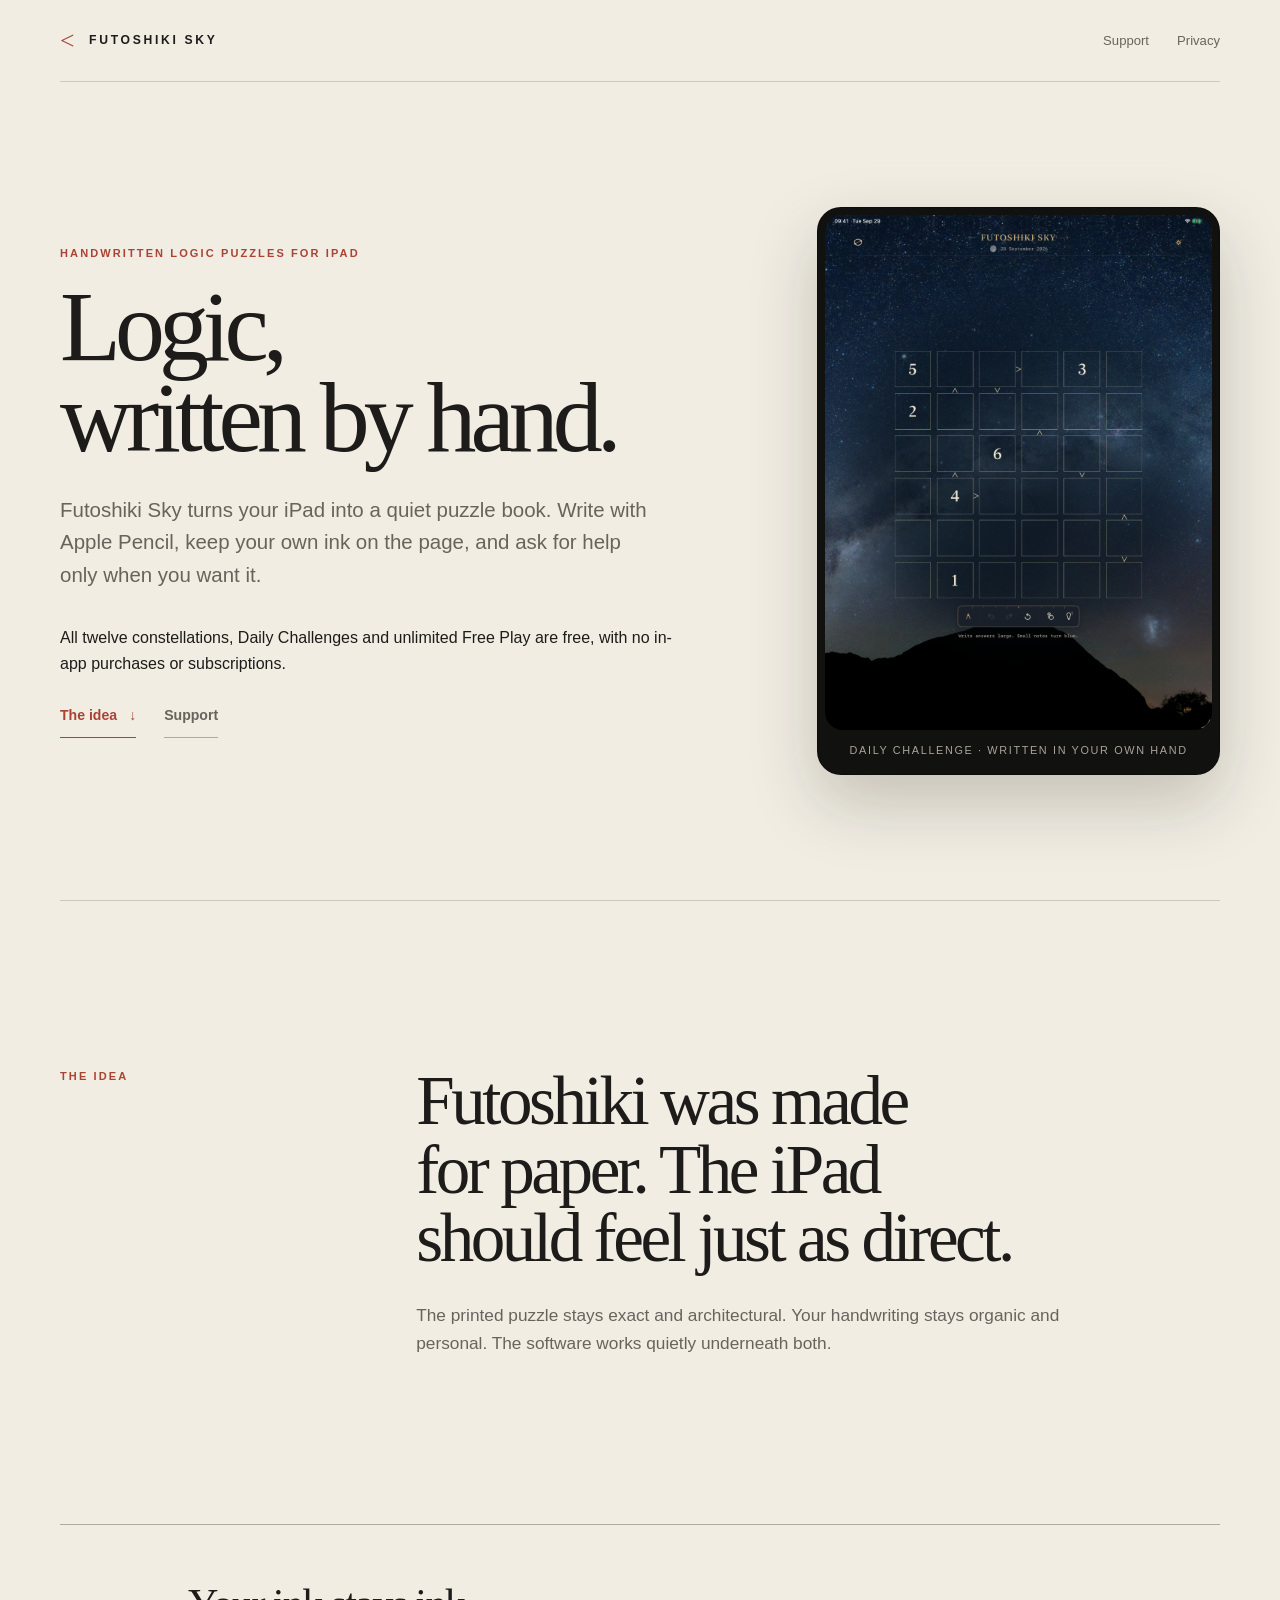
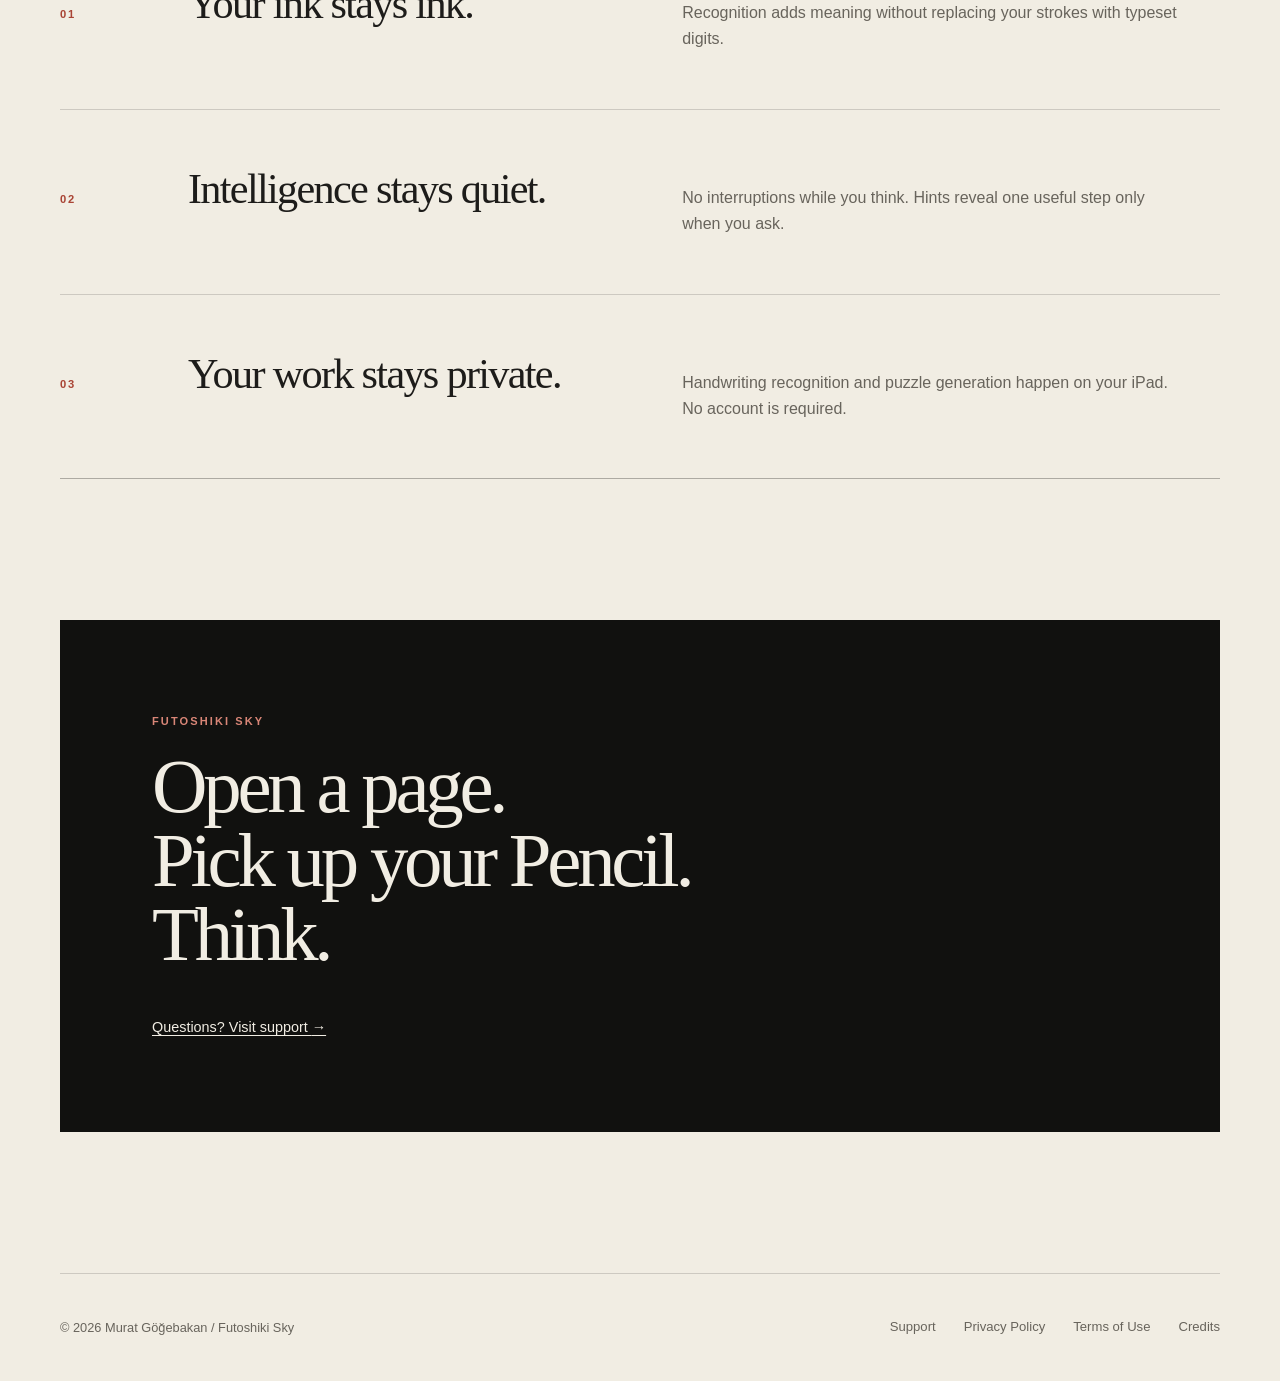
<file: index.html>
<!doctype html>
<html lang="en">
<head>
  <meta charset="utf-8">
  <meta name="viewport" content="width=device-width, initial-scale=1">
  <meta name="theme-color" content="#f1ede3">
  <meta name="description" content="Futoshiki Sky is a quiet, handwritten logic-puzzle book for iPad and Apple Pencil.">
  <meta property="og:type" content="website">
  <meta property="og:title" content="Futoshiki Sky — Handwritten Logic Puzzles">
  <meta property="og:description" content="Logic, written by hand.">
  <meta property="og:url" content="https://muratcagangogebakan.github.io/futoshiki-ink-legal/">
  <meta property="og:image" content="https://muratcagangogebakan.github.io/futoshiki-ink-legal/assets/app-icon.png">
  <meta name="twitter:card" content="summary">
  <meta name="twitter:title" content="Futoshiki Sky — Handwritten Logic Puzzles">
  <meta name="twitter:description" content="Logic, written by hand.">
  <meta name="twitter:image" content="https://muratcagangogebakan.github.io/futoshiki-ink-legal/assets/app-icon.png">
  <title>Futoshiki Sky — Handwritten Logic Puzzles</title>
  <link rel="canonical" href="https://muratcagangogebakan.github.io/futoshiki-ink-legal/">
  <link rel="icon" href="assets/app-icon.png">
  <link rel="stylesheet" href="styles.css">
</head>
<body>
  <a class="skip-link" href="#main">Skip to content</a>
  <header class="site-header">
    <a class="wordmark" href="index.html" aria-label="Futoshiki Sky home">
      <span class="mark" aria-hidden="true">&lt;</span>
      <span>Futoshiki Sky</span>
    </a>
    <nav aria-label="Primary navigation">
      <a href="support.html">Support</a>
      <a href="privacy.html">Privacy</a>
    </nav>
  </header>

  <main id="main">
    <section class="hero" aria-labelledby="hero-title">
      <div class="hero-copy">
        <p class="eyebrow">Handwritten logic puzzles for iPad</p>
        <h1 id="hero-title">Logic,<br>written by hand.</h1>
        <p class="lede">Futoshiki Sky turns your iPad into a quiet puzzle book. Write with Apple Pencil, keep your own ink on the page, and ask for help only when you want it.</p>
        <p>All twelve constellations, Daily Challenges and unlimited Free Play are free, with no in-app purchases or subscriptions.</p>
        <div class="hero-actions">
          <a class="button button-primary" href="#the-idea">The idea <span aria-hidden="true">↓</span></a>
          <a class="button button-secondary" href="support.html">Support</a>
        </div>
      </div>

      <figure class="board-preview">
        <img src="assets/futoshiki-sky-ipad.png" alt="Futoshiki Sky showing a Daily Challenge puzzle in the Spitzkoppe Night environment on iPad">
        <figcaption>Daily Challenge · Written in your own hand</figcaption>
      </figure>
    </section>

    <section class="manifesto" id="the-idea" aria-labelledby="idea-title">
      <p class="section-label">The idea</p>
      <div>
        <h2 id="idea-title">Futoshiki was made for paper. The iPad should feel just as direct.</h2>
        <p>The printed puzzle stays exact and architectural. Your handwriting stays organic and personal. The software works quietly underneath both.</p>
      </div>
    </section>

    <section class="principles" aria-label="Futoshiki Sky principles">
      <article>
        <span>01</span>
        <h2>Your ink stays ink.</h2>
        <p>Recognition adds meaning without replacing your strokes with typeset digits.</p>
      </article>
      <article>
        <span>02</span>
        <h2>Intelligence stays quiet.</h2>
        <p>No interruptions while you think. Hints reveal one useful step only when you ask.</p>
      </article>
      <article>
        <span>03</span>
        <h2>Your work stays private.</h2>
        <p>Handwriting recognition and puzzle generation happen on your iPad. No account is required.</p>
      </article>
    </section>

    <section class="closing" aria-labelledby="closing-title">
      <p class="eyebrow">Futoshiki Sky</p>
      <h2 id="closing-title">Open a page.<br>Pick up your Pencil.<br>Think.</h2>
      <a href="support.html">Questions? Visit support <span aria-hidden="true">→</span></a>
    </section>
  </main>

  <footer class="site-footer">
    <p>© 2026 Murat Göğebakan / Futoshiki Sky</p>
    <nav aria-label="Legal navigation">
      <a href="support.html">Support</a>
      <a href="privacy.html">Privacy Policy</a>
      <a href="terms.html">Terms of Use</a>
      <a href="credits.html">Credits</a>
    </nav>
  </footer>
</body>
</html>
</file>
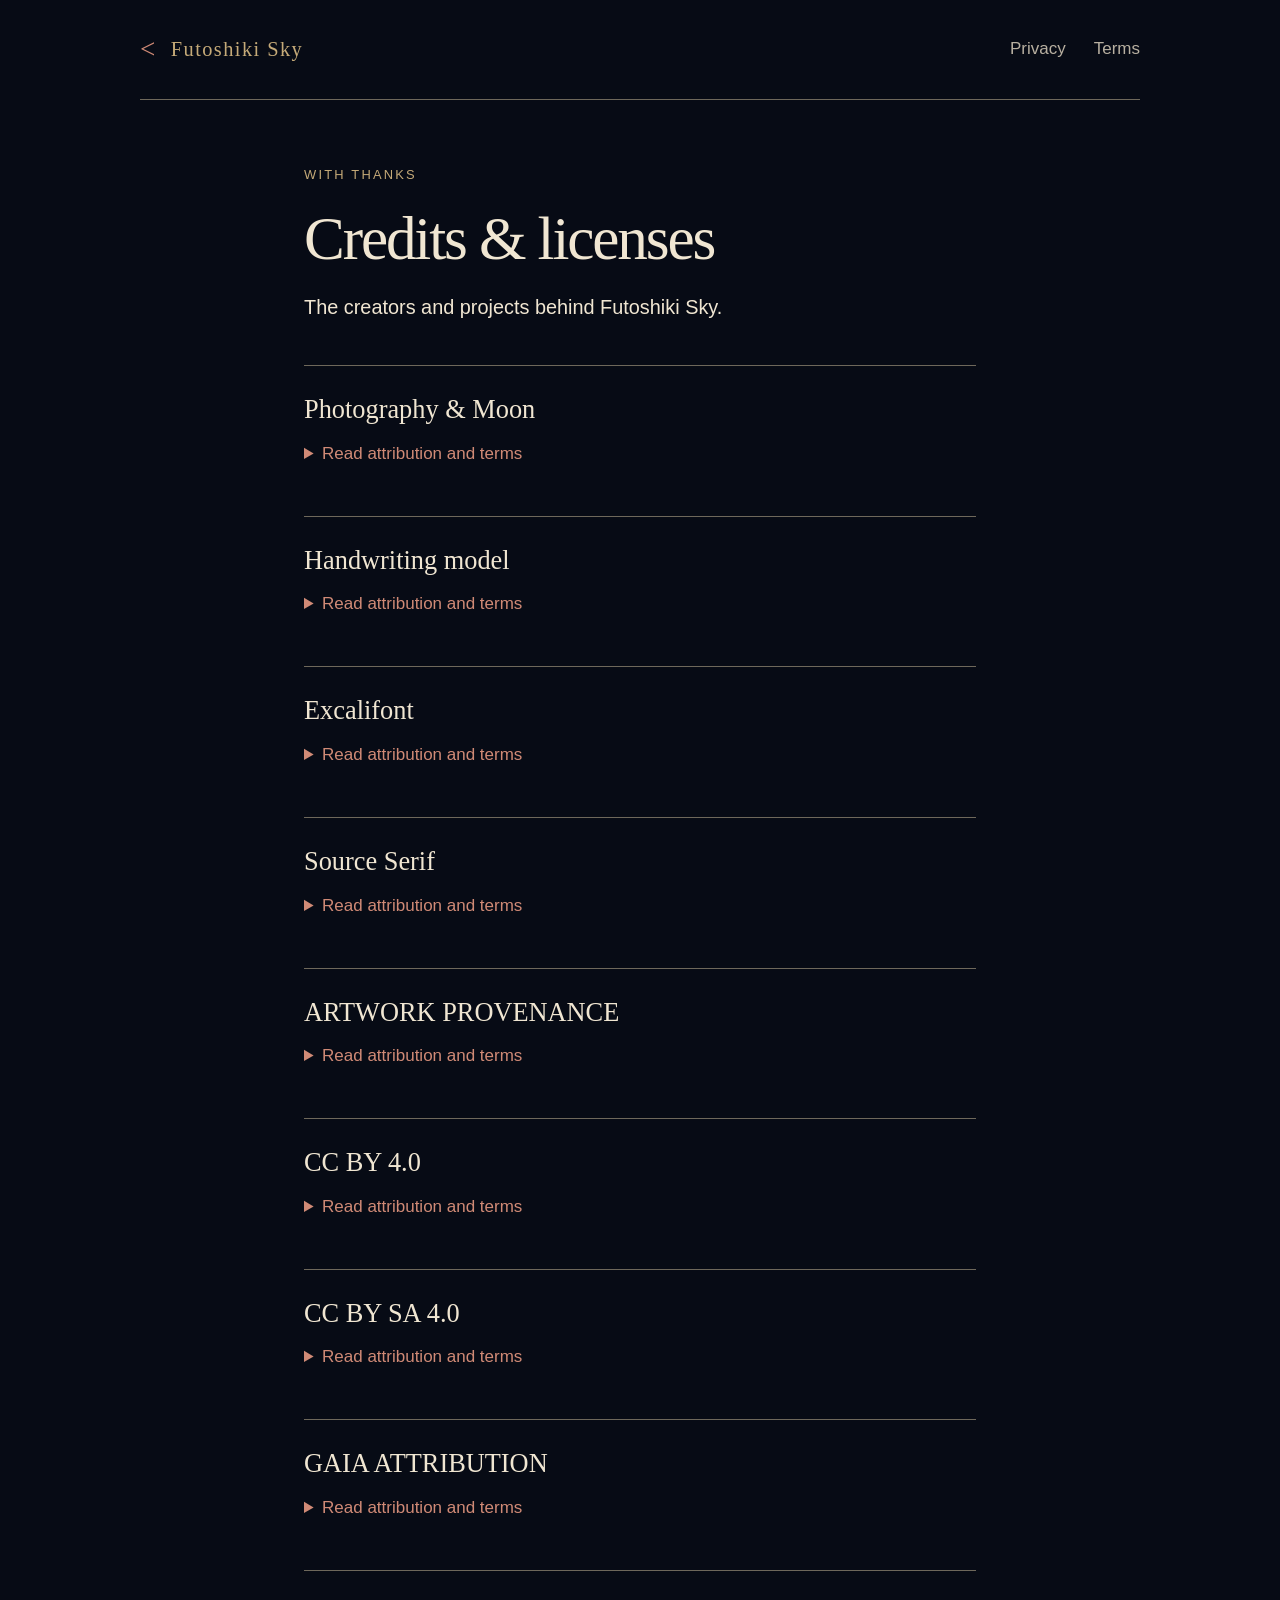
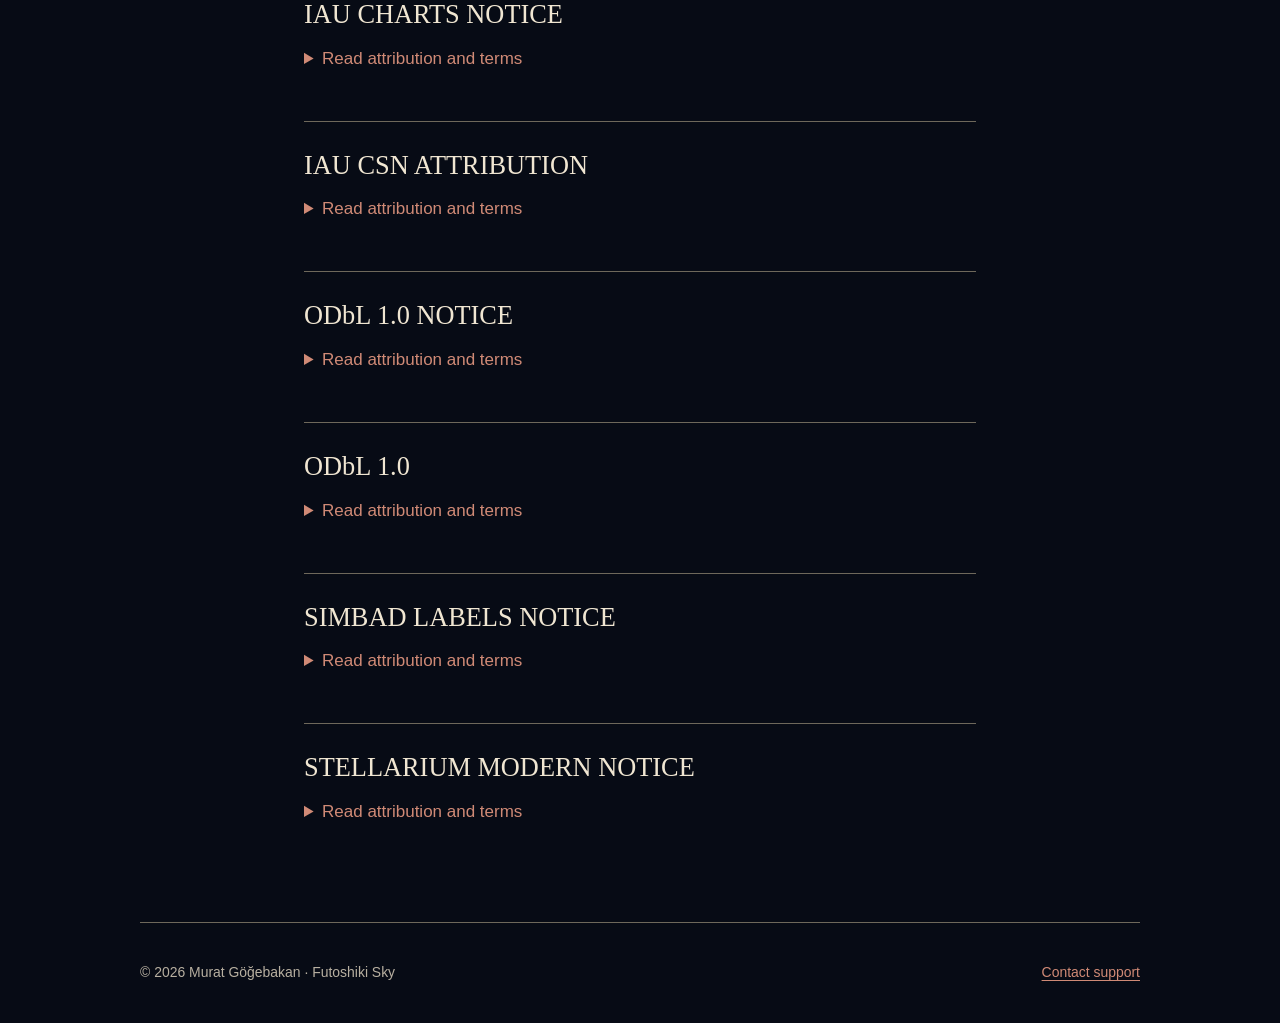
<file: credits.html>
<!doctype html>
<html lang="en">
<head>
  <meta charset="utf-8">
  <meta name="viewport" content="width=device-width, initial-scale=1">
  <meta name="theme-color" content="#070b15">
  <meta name="description" content="Credits and license notices for Futoshiki Sky.">
  <title>Credits — Futoshiki Sky</title>
  <link rel="canonical" href="https://muratcagangogebakan.github.io/futoshiki-ink-legal/credits.html">
  <link rel="icon" href="assets/app-icon.png">
  <link rel="stylesheet" href="legal.css">
</head>
<body>
  <a class="skip" href="#main">Skip to content</a>
  <header class="site-header">
    <a class="wordmark" href="index.html"><span aria-hidden="true">&lt;</span> Futoshiki Sky</a>
    <nav aria-label="Legal pages"><a href="privacy.html">Privacy</a><a href="terms.html">Terms</a></nav>
  </header>
<main id="main"><p class="eyebrow">With thanks</p><h1>Credits &amp; licenses</h1><p class="intro">The creators and projects behind Futoshiki Sky.</p><section><h2>Photography &amp; Moon</h2><details><summary>Read attribution and terms</summary><pre>Futoshiki Sky — Photography &amp; Moon

Photo: Colin Watts / Unsplash.
“The night sky with stars and the milky,” Spitzkoppe, Namibia.
https://unsplash.com/photos/the-night-sky-with-stars-and-the-milky-np_569I-4h8
License: https://unsplash.com/license
Cropped and resized for the app, with exposure and writing-sanctuary treatments. The app icon uses a separate crop of the same photograph.

Moon: NASA’s Scientific Visualization Studio / NASA GSFC / Arizona State University.
NASA CGI Moon Kit, Lunar Reconnaissance Orbiter surface map (2025).
https://svs.gsfc.nasa.gov/4720/
Public-domain usage guidance: https://svs.gsfc.nasa.gov/help/
Converted to grayscale, filtered and projected to a fixed near-side view. The app applies its own silver treatment and date-specific vector shadow; this is an artistic treatment, not a calibrated measurement. No endorsement is implied.
</pre></details></section><section><h2>Handwriting model</h2><details><summary>Read attribution and terms</summary><pre># MNIST Attribution

`FutoshikiInk/Resources/HandwrittenDigitClassifier.mlmodelc` is an adapted model derived from the MNIST database of handwritten digits by Yann LeCun, Corinna Cortes, and Christopher J. C. Burges. MNIST is derived from National Institute of Standards and Technology source data.

- Canonical dataset page: https://yann.lecun.org/exdb/mnist/
- NIST data terms: https://www.nist.gov/open/copyright-fair-use-and-licensing-statements-srd-data-software-and-technical-series-publications
- Adapted model license: https://creativecommons.org/licenses/by-sa/3.0/
- Changes: on 2026-09-02, classes 1 through 8 were selected, a compact convolutional network was trained with limited stroke-width augmentation, and the network was converted to a float16 Core ML program. Raw images are not redistributed.

The adapted model may be shared and adapted under CC BY-SA 3.0 with appropriate credit, a link to the license, an indication of changes, and distribution of adaptations under the same license. The remainder of Futoshiki Sky is not licensed under CC BY-SA merely by aggregation with this model.
</pre></details></section><section><h2>Excalifont</h2><details><summary>Read attribution and terms</summary><pre>Copyright (c) 2024 by Excalidraw. All rights reserved.

This Font Software is licensed under the SIL Open Font License, Version 1.1.
This license is copied below, and is also available with a FAQ at:
http://scripts.sil.org/OFL


-----------------------------------------------------------
SIL OPEN FONT LICENSE Version 1.1 - 26 February 2007
-----------------------------------------------------------

PREAMBLE
The goals of the Open Font License (OFL) are to stimulate worldwide
development of collaborative font projects, to support the font creation
efforts of academic and linguistic communities, and to provide a free and
open framework in which fonts may be shared and improved in partnership
with others.

The OFL allows the licensed fonts to be used, studied, modified and
redistributed freely as long as they are not sold by themselves. The
fonts, including any derivative works, can be bundled, embedded,
redistributed and/or sold with any software provided that any reserved
names are not used by derivative works. The fonts and derivatives,
however, cannot be released under any other type of license. The
requirement for fonts to remain under this license does not apply
to any document created using the fonts or their derivatives.

DEFINITIONS
&quot;Font Software&quot; refers to the set of files released by the Copyright
Holder(s) under this license and clearly marked as such. This may
include source files, build scripts and documentation.

&quot;Reserved Font Name&quot; refers to any names specified as such after the
copyright statement(s).

&quot;Original Version&quot; refers to the collection of Font Software components as
distributed by the Copyright Holder(s).

&quot;Modified Version&quot; refers to any derivative made by adding to, deleting,
or substituting -- in part or in whole -- any of the components of the
Original Version, by changing formats or by porting the Font Software to a
new environment.

&quot;Author&quot; refers to any designer, engineer, programmer, technical
writer or other person who contributed to the Font Software.

PERMISSION &amp; CONDITIONS
Permission is hereby granted, free of charge, to any person obtaining
a copy of the Font Software, to use, study, copy, merge, embed, modify,
redistribute, and sell modified and unmodified copies of the Font
Software, subject to the following conditions:

1) Neither the Font Software nor any of its individual components,
in Original or Modified Versions, may be sold by itself.

2) Original or Modified Versions of the Font Software may be bundled,
redistributed and/or sold with any software, provided that each copy
contains the above copyright notice and this license. These can be
included either as stand-alone text files, human-readable headers or
in the appropriate machine-readable metadata fields within text or
binary files as long as those fields can be easily viewed by the user.

3) No Modified Version of the Font Software may use the Reserved Font
Name(s) unless explicit written permission is granted by the corresponding
Copyright Holder. This restriction only applies to the primary font name as
presented to the users.

4) The name(s) of the Copyright Holder(s) or the Author(s) of the Font
Software shall not be used to promote, endorse or advertise any
Modified Version, except to acknowledge the contribution(s) of the
Copyright Holder(s) and the Author(s) or with their explicit written
permission.

5) The Font Software, modified or unmodified, in part or in whole,
must be distributed entirely under this license, and must not be
distributed under any other license. The requirement for fonts to
remain under this license does not apply to any document created
using the Font Software.

TERMINATION
This license becomes null and void if any of the above conditions are
not met.

DISCLAIMER
THE FONT SOFTWARE IS PROVIDED &quot;AS IS&quot;, WITHOUT WARRANTY OF ANY KIND,
EXPRESS OR IMPLIED, INCLUDING BUT NOT LIMITED TO ANY WARRANTIES OF
MERCHANTABILITY, FITNESS FOR A PARTICULAR PURPOSE AND NONINFRINGEMENT
OF COPYRIGHT, PATENT, TRADEMARK, OR OTHER RIGHT. IN NO EVENT SHALL THE
COPYRIGHT HOLDER BE LIABLE FOR ANY CLAIM, DAMAGES OR OTHER LIABILITY,
INCLUDING ANY GENERAL, SPECIAL, INDIRECT, INCIDENTAL, OR CONSEQUENTIAL
DAMAGES, WHETHER IN AN ACTION OF CONTRACT, TORT OR OTHERWISE, ARISING
FROM, OUT OF THE USE OR INABILITY TO USE THE FONT SOFTWARE OR FROM
OTHER DEALINGS IN THE FONT SOFTWARE.
</pre></details></section><section><h2>Source Serif</h2><details><summary>Read attribution and terms</summary><pre>Copyright 2014 - 2023 Adobe (http://www.adobe.com/), with Reserved Font Name ‘Source’. All Rights Reserved. Source is a trademark of Adobe in the United States and/or other countries.

This Font Software is licensed under the SIL Open Font License, Version 1.1.

This license is copied below, and is also available with a FAQ at: http://scripts.sil.org/OFL


-----------------------------------------------------------
SIL OPEN FONT LICENSE Version 1.1 - 26 February 2007
-----------------------------------------------------------

PREAMBLE
The goals of the Open Font License (OFL) are to stimulate worldwide
development of collaborative font projects, to support the font creation
efforts of academic and linguistic communities, and to provide a free and
open framework in which fonts may be shared and improved in partnership
with others.

The OFL allows the licensed fonts to be used, studied, modified and
redistributed freely as long as they are not sold by themselves. The
fonts, including any derivative works, can be bundled, embedded,
redistributed and/or sold with any software provided that any reserved
names are not used by derivative works. The fonts and derivatives,
however, cannot be released under any other type of license. The
requirement for fonts to remain under this license does not apply
to any document created using the fonts or their derivatives.

DEFINITIONS
&quot;Font Software&quot; refers to the set of files released by the Copyright
Holder(s) under this license and clearly marked as such. This may
include source files, build scripts and documentation.

&quot;Reserved Font Name&quot; refers to any names specified as such after the
copyright statement(s).

&quot;Original Version&quot; refers to the collection of Font Software components as
distributed by the Copyright Holder(s).

&quot;Modified Version&quot; refers to any derivative made by adding to, deleting,
or substituting -- in part or in whole -- any of the components of the
Original Version, by changing formats or by porting the Font Software to a
new environment.

&quot;Author&quot; refers to any designer, engineer, programmer, technical
writer or other person who contributed to the Font Software.

PERMISSION &amp; CONDITIONS
Permission is hereby granted, free of charge, to any person obtaining
a copy of the Font Software, to use, study, copy, merge, embed, modify,
redistribute, and sell modified and unmodified copies of the Font
Software, subject to the following conditions:

1) Neither the Font Software nor any of its individual components,
in Original or Modified Versions, may be sold by itself.

2) Original or Modified Versions of the Font Software may be bundled,
redistributed and/or sold with any software, provided that each copy
contains the above copyright notice and this license. These can be
included either as stand-alone text files, human-readable headers or
in the appropriate machine-readable metadata fields within text or
binary files as long as those fields can be easily viewed by the user.

3) No Modified Version of the Font Software may use the Reserved Font
Name(s) unless explicit written permission is granted by the corresponding
Copyright Holder. This restriction only applies to the primary font name as
presented to the users.

4) The name(s) of the Copyright Holder(s) or the Author(s) of the Font
Software shall not be used to promote, endorse or advertise any
Modified Version, except to acknowledge the contribution(s) of the
Copyright Holder(s) and the Author(s) or with their explicit written
permission.

5) The Font Software, modified or unmodified, in part or in whole,
must be distributed entirely under this license, and must not be
distributed under any other license. The requirement for fonts to
remain under this license does not apply to any document created
using the Font Software.

TERMINATION
This license becomes null and void if any of the above conditions are
not met.

DISCLAIMER
THE FONT SOFTWARE IS PROVIDED &quot;AS IS&quot;, WITHOUT WARRANTY OF ANY KIND,
EXPRESS OR IMPLIED, INCLUDING BUT NOT LIMITED TO ANY WARRANTIES OF
MERCHANTABILITY, FITNESS FOR A PARTICULAR PURPOSE AND NONINFRINGEMENT
OF COPYRIGHT, PATENT, TRADEMARK, OR OTHER RIGHT. IN NO EVENT SHALL THE
COPYRIGHT HOLDER BE LIABLE FOR ANY CLAIM, DAMAGES OR OTHER LIABILITY,
INCLUDING ANY GENERAL, SPECIAL, INDIRECT, INCIDENTAL, OR CONSEQUENTIAL
DAMAGES, WHETHER IN AN ACTION OF CONTRACT, TORT OR OTHERWISE, ARISING
FROM, OUT OF THE USE OR INABILITY TO USE THE FONT SOFTWARE OR FROM
OTHER DEALINGS IN THE FONT SOFTWARE.
</pre></details></section><section><h2>ARTWORK PROVENANCE</h2><details><summary>Read attribution and terms</summary><pre>Original Futoshiki Sky constellation silhouettes

Generated using built-in ImageGen for this project, 2026-09-07; selected for implementation 2026-09-08 after native v5 review. The PNGs are original generated silhouette art, not copied IAU charts, Stellarium illustrations, or historical atlas illustrations. Positional guides and registration use separately attributed astronomical data.

Selected unchanged PNGs: corona-borealis.png (B), lyra-refit.png (A), delphinus.png (A), cygnus.png (B), aquila.png (A), scorpius-graphic.png (B).

Each original is 1536 by 1024 pixels, containing A on the left and B on the right. The app selects a crop and applies the recorded registration at rendering time. The initial free-set source PNGs were integrated unchanged.

Exact prompt history and SHA-256 identity record: docs/constellations/research/artwork-provenance.json in the project source documentation.

Pro collection, selected 2026-09-08: crater.png (A), leo.png (B), capricornus-refit.png (B), perseus-production-refit.png (B), taurus.png (B), draco.png (A). These are original built-in ImageGen illustrations created for this project from fixed factual map guides and the existing original eagle style reference. Perseus received a targeted lower-leg pose refinement during production preparation; the other selected source PNGs are unchanged. No third-party constellation illustration was copied.

Pro source hashes: docs/constellations/pro-selection-v1/production-artwork.json. Original and revision prompts: PROMPTS.json, REVISION_PROMPTS.json, and PRODUCTION_ART_PROMPTS.json in that same directory. Crops and uniform illustration registrations are declared by the native catalog; they never transform individual star coordinates.
</pre></details></section><section><h2>CC BY 4.0</h2><details><summary>Read attribution and terms</summary><pre>Attribution 4.0 International

=======================================================================

Creative Commons Corporation (&quot;Creative Commons&quot;) is not a law firm and
does not provide legal services or legal advice. Distribution of
Creative Commons public licenses does not create a lawyer-client or
other relationship. Creative Commons makes its licenses and related
information available on an &quot;as-is&quot; basis. Creative Commons gives no
warranties regarding its licenses, any material licensed under their
terms and conditions, or any related information. Creative Commons
disclaims all liability for damages resulting from their use to the
fullest extent possible.

Using Creative Commons Public Licenses

Creative Commons public licenses provide a standard set of terms and
conditions that creators and other rights holders may use to share
original works of authorship and other material subject to copyright
and certain other rights specified in the public license below. The
following considerations are for informational purposes only, are not
exhaustive, and do not form part of our licenses.

     Considerations for licensors: Our public licenses are
     intended for use by those authorized to give the public
     permission to use material in ways otherwise restricted by
     copyright and certain other rights. Our licenses are
     irrevocable. Licensors should read and understand the terms
     and conditions of the license they choose before applying it.
     Licensors should also secure all rights necessary before
     applying our licenses so that the public can reuse the
     material as expected. Licensors should clearly mark any
     material not subject to the license. This includes other CC-
     licensed material, or material used under an exception or
     limitation to copyright. More considerations for licensors:
    wiki.creativecommons.org/Considerations_for_licensors

     Considerations for the public: By using one of our public
     licenses, a licensor grants the public permission to use the
     licensed material under specified terms and conditions. If
     the licensor&#x27;s permission is not necessary for any reason--for
     example, because of any applicable exception or limitation to
     copyright--then that use is not regulated by the license. Our
     licenses grant only permissions under copyright and certain
     other rights that a licensor has authority to grant. Use of
     the licensed material may still be restricted for other
     reasons, including because others have copyright or other
     rights in the material. A licensor may make special requests,
     such as asking that all changes be marked or described.
     Although not required by our licenses, you are encouraged to
     respect those requests where reasonable. More considerations
     for the public:
    wiki.creativecommons.org/Considerations_for_licensees

=======================================================================

Creative Commons Attribution 4.0 International Public License

By exercising the Licensed Rights (defined below), You accept and agree
to be bound by the terms and conditions of this Creative Commons
Attribution 4.0 International Public License (&quot;Public License&quot;). To the
extent this Public License may be interpreted as a contract, You are
granted the Licensed Rights in consideration of Your acceptance of
these terms and conditions, and the Licensor grants You such rights in
consideration of benefits the Licensor receives from making the
Licensed Material available under these terms and conditions.


Section 1 -- Definitions.

  a. Adapted Material means material subject to Copyright and Similar
     Rights that is derived from or based upon the Licensed Material
     and in which the Licensed Material is translated, altered,
     arranged, transformed, or otherwise modified in a manner requiring
     permission under the Copyright and Similar Rights held by the
     Licensor. For purposes of this Public License, where the Licensed
     Material is a musical work, performance, or sound recording,
     Adapted Material is always produced where the Licensed Material is
     synched in timed relation with a moving image.

  b. Adapter&#x27;s License means the license You apply to Your Copyright
     and Similar Rights in Your contributions to Adapted Material in
     accordance with the terms and conditions of this Public License.

  c. Copyright and Similar Rights means copyright and/or similar rights
     closely related to copyright including, without limitation,
     performance, broadcast, sound recording, and Sui Generis Database
     Rights, without regard to how the rights are labeled or
     categorized. For purposes of this Public License, the rights
     specified in Section 2(b)(1)-(2) are not Copyright and Similar
     Rights.

  d. Effective Technological Measures means those measures that, in the
     absence of proper authority, may not be circumvented under laws
     fulfilling obligations under Article 11 of the WIPO Copyright
     Treaty adopted on December 20, 1996, and/or similar international
     agreements.

  e. Exceptions and Limitations means fair use, fair dealing, and/or
     any other exception or limitation to Copyright and Similar Rights
     that applies to Your use of the Licensed Material.

  f. Licensed Material means the artistic or literary work, database,
     or other material to which the Licensor applied this Public
     License.

  g. Licensed Rights means the rights granted to You subject to the
     terms and conditions of this Public License, which are limited to
     all Copyright and Similar Rights that apply to Your use of the
     Licensed Material and that the Licensor has authority to license.

  h. Licensor means the individual(s) or entity(ies) granting rights
     under this Public License.

  i. Share means to provide material to the public by any means or
     process that requires permission under the Licensed Rights, such
     as reproduction, public display, public performance, distribution,
     dissemination, communication, or importation, and to make material
     available to the public including in ways that members of the
     public may access the material from a place and at a time
     individually chosen by them.

  j. Sui Generis Database Rights means rights other than copyright
     resulting from Directive 96/9/EC of the European Parliament and of
     the Council of 11 March 1996 on the legal protection of databases,
     as amended and/or succeeded, as well as other essentially
     equivalent rights anywhere in the world.

  k. You means the individual or entity exercising the Licensed Rights
     under this Public License. Your has a corresponding meaning.


Section 2 -- Scope.

  a. License grant.

       1. Subject to the terms and conditions of this Public License,
          the Licensor hereby grants You a worldwide, royalty-free,
          non-sublicensable, non-exclusive, irrevocable license to
          exercise the Licensed Rights in the Licensed Material to:

            a. reproduce and Share the Licensed Material, in whole or
               in part; and

            b. produce, reproduce, and Share Adapted Material.

       2. Exceptions and Limitations. For the avoidance of doubt, where
          Exceptions and Limitations apply to Your use, this Public
          License does not apply, and You do not need to comply with
          its terms and conditions.

       3. Term. The term of this Public License is specified in Section
          6(a).

       4. Media and formats; technical modifications allowed. The
          Licensor authorizes You to exercise the Licensed Rights in
          all media and formats whether now known or hereafter created,
          and to make technical modifications necessary to do so. The
          Licensor waives and/or agrees not to assert any right or
          authority to forbid You from making technical modifications
          necessary to exercise the Licensed Rights, including
          technical modifications necessary to circumvent Effective
          Technological Measures. For purposes of this Public License,
          simply making modifications authorized by this Section 2(a)
          (4) never produces Adapted Material.

       5. Downstream recipients.

            a. Offer from the Licensor -- Licensed Material. Every
               recipient of the Licensed Material automatically
               receives an offer from the Licensor to exercise the
               Licensed Rights under the terms and conditions of this
               Public License.

            b. No downstream restrictions. You may not offer or impose
               any additional or different terms or conditions on, or
               apply any Effective Technological Measures to, the
               Licensed Material if doing so restricts exercise of the
               Licensed Rights by any recipient of the Licensed
               Material.

       6. No endorsement. Nothing in this Public License constitutes or
          may be construed as permission to assert or imply that You
          are, or that Your use of the Licensed Material is, connected
          with, or sponsored, endorsed, or granted official status by,
          the Licensor or others designated to receive attribution as
          provided in Section 3(a)(1)(A)(i).

  b. Other rights.

       1. Moral rights, such as the right of integrity, are not
          licensed under this Public License, nor are publicity,
          privacy, and/or other similar personality rights; however, to
          the extent possible, the Licensor waives and/or agrees not to
          assert any such rights held by the Licensor to the limited
          extent necessary to allow You to exercise the Licensed
          Rights, but not otherwise.

       2. Patent and trademark rights are not licensed under this
          Public License.

       3. To the extent possible, the Licensor waives any right to
          collect royalties from You for the exercise of the Licensed
          Rights, whether directly or through a collecting society
          under any voluntary or waivable statutory or compulsory
          licensing scheme. In all other cases the Licensor expressly
          reserves any right to collect such royalties.


Section 3 -- License Conditions.

Your exercise of the Licensed Rights is expressly made subject to the
following conditions.

  a. Attribution.

       1. If You Share the Licensed Material (including in modified
          form), You must:

            a. retain the following if it is supplied by the Licensor
               with the Licensed Material:

                 i. identification of the creator(s) of the Licensed
                    Material and any others designated to receive
                    attribution, in any reasonable manner requested by
                    the Licensor (including by pseudonym if
                    designated);

                ii. a copyright notice;

               iii. a notice that refers to this Public License;

                iv. a notice that refers to the disclaimer of
                    warranties;

                 v. a URI or hyperlink to the Licensed Material to the
                    extent reasonably practicable;

            b. indicate if You modified the Licensed Material and
               retain an indication of any previous modifications; and

            c. indicate the Licensed Material is licensed under this
               Public License, and include the text of, or the URI or
               hyperlink to, this Public License.

       2. You may satisfy the conditions in Section 3(a)(1) in any
          reasonable manner based on the medium, means, and context in
          which You Share the Licensed Material. For example, it may be
          reasonable to satisfy the conditions by providing a URI or
          hyperlink to a resource that includes the required
          information.

       3. If requested by the Licensor, You must remove any of the
          information required by Section 3(a)(1)(A) to the extent
          reasonably practicable.

       4. If You Share Adapted Material You produce, the Adapter&#x27;s
          License You apply must not prevent recipients of the Adapted
          Material from complying with this Public License.


Section 4 -- Sui Generis Database Rights.

Where the Licensed Rights include Sui Generis Database Rights that
apply to Your use of the Licensed Material:

  a. for the avoidance of doubt, Section 2(a)(1) grants You the right
     to extract, reuse, reproduce, and Share all or a substantial
     portion of the contents of the database;

  b. if You include all or a substantial portion of the database
     contents in a database in which You have Sui Generis Database
     Rights, then the database in which You have Sui Generis Database
     Rights (but not its individual contents) is Adapted Material; and

  c. You must comply with the conditions in Section 3(a) if You Share
     all or a substantial portion of the contents of the database.

For the avoidance of doubt, this Section 4 supplements and does not
replace Your obligations under this Public License where the Licensed
Rights include other Copyright and Similar Rights.


Section 5 -- Disclaimer of Warranties and Limitation of Liability.

  a. UNLESS OTHERWISE SEPARATELY UNDERTAKEN BY THE LICENSOR, TO THE
     EXTENT POSSIBLE, THE LICENSOR OFFERS THE LICENSED MATERIAL AS-IS
     AND AS-AVAILABLE, AND MAKES NO REPRESENTATIONS OR WARRANTIES OF
     ANY KIND CONCERNING THE LICENSED MATERIAL, WHETHER EXPRESS,
     IMPLIED, STATUTORY, OR OTHER. THIS INCLUDES, WITHOUT LIMITATION,
     WARRANTIES OF TITLE, MERCHANTABILITY, FITNESS FOR A PARTICULAR
     PURPOSE, NON-INFRINGEMENT, ABSENCE OF LATENT OR OTHER DEFECTS,
     ACCURACY, OR THE PRESENCE OR ABSENCE OF ERRORS, WHETHER OR NOT
     KNOWN OR DISCOVERABLE. WHERE DISCLAIMERS OF WARRANTIES ARE NOT
     ALLOWED IN FULL OR IN PART, THIS DISCLAIMER MAY NOT APPLY TO YOU.

  b. TO THE EXTENT POSSIBLE, IN NO EVENT WILL THE LICENSOR BE LIABLE
     TO YOU ON ANY LEGAL THEORY (INCLUDING, WITHOUT LIMITATION,
     NEGLIGENCE) OR OTHERWISE FOR ANY DIRECT, SPECIAL, INDIRECT,
     INCIDENTAL, CONSEQUENTIAL, PUNITIVE, EXEMPLARY, OR OTHER LOSSES,
     COSTS, EXPENSES, OR DAMAGES ARISING OUT OF THIS PUBLIC LICENSE OR
     USE OF THE LICENSED MATERIAL, EVEN IF THE LICENSOR HAS BEEN
     ADVISED OF THE POSSIBILITY OF SUCH LOSSES, COSTS, EXPENSES, OR
     DAMAGES. WHERE A LIMITATION OF LIABILITY IS NOT ALLOWED IN FULL OR
     IN PART, THIS LIMITATION MAY NOT APPLY TO YOU.

  c. The disclaimer of warranties and limitation of liability provided
     above shall be interpreted in a manner that, to the extent
     possible, most closely approximates an absolute disclaimer and
     waiver of all liability.


Section 6 -- Term and Termination.

  a. This Public License applies for the term of the Copyright and
     Similar Rights licensed here. However, if You fail to comply with
     this Public License, then Your rights under this Public License
     terminate automatically.

  b. Where Your right to use the Licensed Material has terminated under
     Section 6(a), it reinstates:

       1. automatically as of the date the violation is cured, provided
          it is cured within 30 days of Your discovery of the
          violation; or

       2. upon express reinstatement by the Licensor.

     For the avoidance of doubt, this Section 6(b) does not affect any
     right the Licensor may have to seek remedies for Your violations
     of this Public License.

  c. For the avoidance of doubt, the Licensor may also offer the
     Licensed Material under separate terms or conditions or stop
     distributing the Licensed Material at any time; however, doing so
     will not terminate this Public License.

  d. Sections 1, 5, 6, 7, and 8 survive termination of this Public
     License.


Section 7 -- Other Terms and Conditions.

  a. The Licensor shall not be bound by any additional or different
     terms or conditions communicated by You unless expressly agreed.

  b. Any arrangements, understandings, or agreements regarding the
     Licensed Material not stated herein are separate from and
     independent of the terms and conditions of this Public License.


Section 8 -- Interpretation.

  a. For the avoidance of doubt, this Public License does not, and
     shall not be interpreted to, reduce, limit, restrict, or impose
     conditions on any use of the Licensed Material that could lawfully
     be made without permission under this Public License.

  b. To the extent possible, if any provision of this Public License is
     deemed unenforceable, it shall be automatically reformed to the
     minimum extent necessary to make it enforceable. If the provision
     cannot be reformed, it shall be severed from this Public License
     without affecting the enforceability of the remaining terms and
     conditions.

  c. No term or condition of this Public License will be waived and no
     failure to comply consented to unless expressly agreed to by the
     Licensor.

  d. Nothing in this Public License constitutes or may be interpreted
     as a limitation upon, or waiver of, any privileges and immunities
     that apply to the Licensor or You, including from the legal
     processes of any jurisdiction or authority.


=======================================================================

Creative Commons is not a party to its public
licenses. Notwithstanding, Creative Commons may elect to apply one of
its public licenses to material it publishes and in those instances
will be considered the “Licensor.” The text of the Creative Commons
public licenses is dedicated to the public domain under the CC0 Public
Domain Dedication. Except for the limited purpose of indicating that
material is shared under a Creative Commons public license or as
otherwise permitted by the Creative Commons policies published at
creativecommons.org/policies, Creative Commons does not authorize the
use of the trademark &quot;Creative Commons&quot; or any other trademark or logo
of Creative Commons without its prior written consent including,
without limitation, in connection with any unauthorized modifications
to any of its public licenses or any other arrangements,
understandings, or agreements concerning use of licensed material. For
the avoidance of doubt, this paragraph does not form part of the
public licenses.

Creative Commons may be contacted at creativecommons.org.

</pre></details></section><section><h2>CC BY SA 4.0</h2><details><summary>Read attribution and terms</summary><pre>Attribution-ShareAlike 4.0 International

=======================================================================

Creative Commons Corporation (&quot;Creative Commons&quot;) is not a law firm and
does not provide legal services or legal advice. Distribution of
Creative Commons public licenses does not create a lawyer-client or
other relationship. Creative Commons makes its licenses and related
information available on an &quot;as-is&quot; basis. Creative Commons gives no
warranties regarding its licenses, any material licensed under their
terms and conditions, or any related information. Creative Commons
disclaims all liability for damages resulting from their use to the
fullest extent possible.

Using Creative Commons Public Licenses

Creative Commons public licenses provide a standard set of terms and
conditions that creators and other rights holders may use to share
original works of authorship and other material subject to copyright
and certain other rights specified in the public license below. The
following considerations are for informational purposes only, are not
exhaustive, and do not form part of our licenses.

     Considerations for licensors: Our public licenses are
     intended for use by those authorized to give the public
     permission to use material in ways otherwise restricted by
     copyright and certain other rights. Our licenses are
     irrevocable. Licensors should read and understand the terms
     and conditions of the license they choose before applying it.
     Licensors should also secure all rights necessary before
     applying our licenses so that the public can reuse the
     material as expected. Licensors should clearly mark any
     material not subject to the license. This includes other CC-
     licensed material, or material used under an exception or
     limitation to copyright. More considerations for licensors:
    wiki.creativecommons.org/Considerations_for_licensors

     Considerations for the public: By using one of our public
     licenses, a licensor grants the public permission to use the
     licensed material under specified terms and conditions. If
     the licensor&#x27;s permission is not necessary for any reason--for
     example, because of any applicable exception or limitation to
     copyright--then that use is not regulated by the license. Our
     licenses grant only permissions under copyright and certain
     other rights that a licensor has authority to grant. Use of
     the licensed material may still be restricted for other
     reasons, including because others have copyright or other
     rights in the material. A licensor may make special requests,
     such as asking that all changes be marked or described.
     Although not required by our licenses, you are encouraged to
     respect those requests where reasonable. More considerations
     for the public:
    wiki.creativecommons.org/Considerations_for_licensees

=======================================================================

Creative Commons Attribution-ShareAlike 4.0 International Public
License

By exercising the Licensed Rights (defined below), You accept and agree
to be bound by the terms and conditions of this Creative Commons
Attribution-ShareAlike 4.0 International Public License (&quot;Public
License&quot;). To the extent this Public License may be interpreted as a
contract, You are granted the Licensed Rights in consideration of Your
acceptance of these terms and conditions, and the Licensor grants You
such rights in consideration of benefits the Licensor receives from
making the Licensed Material available under these terms and
conditions.


Section 1 -- Definitions.

  a. Adapted Material means material subject to Copyright and Similar
     Rights that is derived from or based upon the Licensed Material
     and in which the Licensed Material is translated, altered,
     arranged, transformed, or otherwise modified in a manner requiring
     permission under the Copyright and Similar Rights held by the
     Licensor. For purposes of this Public License, where the Licensed
     Material is a musical work, performance, or sound recording,
     Adapted Material is always produced where the Licensed Material is
     synched in timed relation with a moving image.

  b. Adapter&#x27;s License means the license You apply to Your Copyright
     and Similar Rights in Your contributions to Adapted Material in
     accordance with the terms and conditions of this Public License.

  c. BY-SA Compatible License means a license listed at
     creativecommons.org/compatiblelicenses, approved by Creative
     Commons as essentially the equivalent of this Public License.

  d. Copyright and Similar Rights means copyright and/or similar rights
     closely related to copyright including, without limitation,
     performance, broadcast, sound recording, and Sui Generis Database
     Rights, without regard to how the rights are labeled or
     categorized. For purposes of this Public License, the rights
     specified in Section 2(b)(1)-(2) are not Copyright and Similar
     Rights.

  e. Effective Technological Measures means those measures that, in the
     absence of proper authority, may not be circumvented under laws
     fulfilling obligations under Article 11 of the WIPO Copyright
     Treaty adopted on December 20, 1996, and/or similar international
     agreements.

  f. Exceptions and Limitations means fair use, fair dealing, and/or
     any other exception or limitation to Copyright and Similar Rights
     that applies to Your use of the Licensed Material.

  g. License Elements means the license attributes listed in the name
     of a Creative Commons Public License. The License Elements of this
     Public License are Attribution and ShareAlike.

  h. Licensed Material means the artistic or literary work, database,
     or other material to which the Licensor applied this Public
     License.

  i. Licensed Rights means the rights granted to You subject to the
     terms and conditions of this Public License, which are limited to
     all Copyright and Similar Rights that apply to Your use of the
     Licensed Material and that the Licensor has authority to license.

  j. Licensor means the individual(s) or entity(ies) granting rights
     under this Public License.

  k. Share means to provide material to the public by any means or
     process that requires permission under the Licensed Rights, such
     as reproduction, public display, public performance, distribution,
     dissemination, communication, or importation, and to make material
     available to the public including in ways that members of the
     public may access the material from a place and at a time
     individually chosen by them.

  l. Sui Generis Database Rights means rights other than copyright
     resulting from Directive 96/9/EC of the European Parliament and of
     the Council of 11 March 1996 on the legal protection of databases,
     as amended and/or succeeded, as well as other essentially
     equivalent rights anywhere in the world.

  m. You means the individual or entity exercising the Licensed Rights
     under this Public License. Your has a corresponding meaning.


Section 2 -- Scope.

  a. License grant.

       1. Subject to the terms and conditions of this Public License,
          the Licensor hereby grants You a worldwide, royalty-free,
          non-sublicensable, non-exclusive, irrevocable license to
          exercise the Licensed Rights in the Licensed Material to:

            a. reproduce and Share the Licensed Material, in whole or
               in part; and

            b. produce, reproduce, and Share Adapted Material.

       2. Exceptions and Limitations. For the avoidance of doubt, where
          Exceptions and Limitations apply to Your use, this Public
          License does not apply, and You do not need to comply with
          its terms and conditions.

       3. Term. The term of this Public License is specified in Section
          6(a).

       4. Media and formats; technical modifications allowed. The
          Licensor authorizes You to exercise the Licensed Rights in
          all media and formats whether now known or hereafter created,
          and to make technical modifications necessary to do so. The
          Licensor waives and/or agrees not to assert any right or
          authority to forbid You from making technical modifications
          necessary to exercise the Licensed Rights, including
          technical modifications necessary to circumvent Effective
          Technological Measures. For purposes of this Public License,
          simply making modifications authorized by this Section 2(a)
          (4) never produces Adapted Material.

       5. Downstream recipients.

            a. Offer from the Licensor -- Licensed Material. Every
               recipient of the Licensed Material automatically
               receives an offer from the Licensor to exercise the
               Licensed Rights under the terms and conditions of this
               Public License.

            b. Additional offer from the Licensor -- Adapted Material.
               Every recipient of Adapted Material from You
               automatically receives an offer from the Licensor to
               exercise the Licensed Rights in the Adapted Material
               under the conditions of the Adapter&#x27;s License You apply.

            c. No downstream restrictions. You may not offer or impose
               any additional or different terms or conditions on, or
               apply any Effective Technological Measures to, the
               Licensed Material if doing so restricts exercise of the
               Licensed Rights by any recipient of the Licensed
               Material.

       6. No endorsement. Nothing in this Public License constitutes or
          may be construed as permission to assert or imply that You
          are, or that Your use of the Licensed Material is, connected
          with, or sponsored, endorsed, or granted official status by,
          the Licensor or others designated to receive attribution as
          provided in Section 3(a)(1)(A)(i).

  b. Other rights.

       1. Moral rights, such as the right of integrity, are not
          licensed under this Public License, nor are publicity,
          privacy, and/or other similar personality rights; however, to
          the extent possible, the Licensor waives and/or agrees not to
          assert any such rights held by the Licensor to the limited
          extent necessary to allow You to exercise the Licensed
          Rights, but not otherwise.

       2. Patent and trademark rights are not licensed under this
          Public License.

       3. To the extent possible, the Licensor waives any right to
          collect royalties from You for the exercise of the Licensed
          Rights, whether directly or through a collecting society
          under any voluntary or waivable statutory or compulsory
          licensing scheme. In all other cases the Licensor expressly
          reserves any right to collect such royalties.


Section 3 -- License Conditions.

Your exercise of the Licensed Rights is expressly made subject to the
following conditions.

  a. Attribution.

       1. If You Share the Licensed Material (including in modified
          form), You must:

            a. retain the following if it is supplied by the Licensor
               with the Licensed Material:

                 i. identification of the creator(s) of the Licensed
                    Material and any others designated to receive
                    attribution, in any reasonable manner requested by
                    the Licensor (including by pseudonym if
                    designated);

                ii. a copyright notice;

               iii. a notice that refers to this Public License;

                iv. a notice that refers to the disclaimer of
                    warranties;

                 v. a URI or hyperlink to the Licensed Material to the
                    extent reasonably practicable;

            b. indicate if You modified the Licensed Material and
               retain an indication of any previous modifications; and

            c. indicate the Licensed Material is licensed under this
               Public License, and include the text of, or the URI or
               hyperlink to, this Public License.

       2. You may satisfy the conditions in Section 3(a)(1) in any
          reasonable manner based on the medium, means, and context in
          which You Share the Licensed Material. For example, it may be
          reasonable to satisfy the conditions by providing a URI or
          hyperlink to a resource that includes the required
          information.

       3. If requested by the Licensor, You must remove any of the
          information required by Section 3(a)(1)(A) to the extent
          reasonably practicable.

  b. ShareAlike.

     In addition to the conditions in Section 3(a), if You Share
     Adapted Material You produce, the following conditions also apply.

       1. The Adapter&#x27;s License You apply must be a Creative Commons
          license with the same License Elements, this version or
          later, or a BY-SA Compatible License.

       2. You must include the text of, or the URI or hyperlink to, the
          Adapter&#x27;s License You apply. You may satisfy this condition
          in any reasonable manner based on the medium, means, and
          context in which You Share Adapted Material.

       3. You may not offer or impose any additional or different terms
          or conditions on, or apply any Effective Technological
          Measures to, Adapted Material that restrict exercise of the
          rights granted under the Adapter&#x27;s License You apply.


Section 4 -- Sui Generis Database Rights.

Where the Licensed Rights include Sui Generis Database Rights that
apply to Your use of the Licensed Material:

  a. for the avoidance of doubt, Section 2(a)(1) grants You the right
     to extract, reuse, reproduce, and Share all or a substantial
     portion of the contents of the database;

  b. if You include all or a substantial portion of the database
     contents in a database in which You have Sui Generis Database
     Rights, then the database in which You have Sui Generis Database
     Rights (but not its individual contents) is Adapted Material,
     including for purposes of Section 3(b); and

  c. You must comply with the conditions in Section 3(a) if You Share
     all or a substantial portion of the contents of the database.

For the avoidance of doubt, this Section 4 supplements and does not
replace Your obligations under this Public License where the Licensed
Rights include other Copyright and Similar Rights.


Section 5 -- Disclaimer of Warranties and Limitation of Liability.

  a. UNLESS OTHERWISE SEPARATELY UNDERTAKEN BY THE LICENSOR, TO THE
     EXTENT POSSIBLE, THE LICENSOR OFFERS THE LICENSED MATERIAL AS-IS
     AND AS-AVAILABLE, AND MAKES NO REPRESENTATIONS OR WARRANTIES OF
     ANY KIND CONCERNING THE LICENSED MATERIAL, WHETHER EXPRESS,
     IMPLIED, STATUTORY, OR OTHER. THIS INCLUDES, WITHOUT LIMITATION,
     WARRANTIES OF TITLE, MERCHANTABILITY, FITNESS FOR A PARTICULAR
     PURPOSE, NON-INFRINGEMENT, ABSENCE OF LATENT OR OTHER DEFECTS,
     ACCURACY, OR THE PRESENCE OR ABSENCE OF ERRORS, WHETHER OR NOT
     KNOWN OR DISCOVERABLE. WHERE DISCLAIMERS OF WARRANTIES ARE NOT
     ALLOWED IN FULL OR IN PART, THIS DISCLAIMER MAY NOT APPLY TO YOU.

  b. TO THE EXTENT POSSIBLE, IN NO EVENT WILL THE LICENSOR BE LIABLE
     TO YOU ON ANY LEGAL THEORY (INCLUDING, WITHOUT LIMITATION,
     NEGLIGENCE) OR OTHERWISE FOR ANY DIRECT, SPECIAL, INDIRECT,
     INCIDENTAL, CONSEQUENTIAL, PUNITIVE, EXEMPLARY, OR OTHER LOSSES,
     COSTS, EXPENSES, OR DAMAGES ARISING OUT OF THIS PUBLIC LICENSE OR
     USE OF THE LICENSED MATERIAL, EVEN IF THE LICENSOR HAS BEEN
     ADVISED OF THE POSSIBILITY OF SUCH LOSSES, COSTS, EXPENSES, OR
     DAMAGES. WHERE A LIMITATION OF LIABILITY IS NOT ALLOWED IN FULL OR
     IN PART, THIS LIMITATION MAY NOT APPLY TO YOU.

  c. The disclaimer of warranties and limitation of liability provided
     above shall be interpreted in a manner that, to the extent
     possible, most closely approximates an absolute disclaimer and
     waiver of all liability.


Section 6 -- Term and Termination.

  a. This Public License applies for the term of the Copyright and
     Similar Rights licensed here. However, if You fail to comply with
     this Public License, then Your rights under this Public License
     terminate automatically.

  b. Where Your right to use the Licensed Material has terminated under
     Section 6(a), it reinstates:

       1. automatically as of the date the violation is cured, provided
          it is cured within 30 days of Your discovery of the
          violation; or

       2. upon express reinstatement by the Licensor.

     For the avoidance of doubt, this Section 6(b) does not affect any
     right the Licensor may have to seek remedies for Your violations
     of this Public License.

  c. For the avoidance of doubt, the Licensor may also offer the
     Licensed Material under separate terms or conditions or stop
     distributing the Licensed Material at any time; however, doing so
     will not terminate this Public License.

  d. Sections 1, 5, 6, 7, and 8 survive termination of this Public
     License.


Section 7 -- Other Terms and Conditions.

  a. The Licensor shall not be bound by any additional or different
     terms or conditions communicated by You unless expressly agreed.

  b. Any arrangements, understandings, or agreements regarding the
     Licensed Material not stated herein are separate from and
     independent of the terms and conditions of this Public License.


Section 8 -- Interpretation.

  a. For the avoidance of doubt, this Public License does not, and
     shall not be interpreted to, reduce, limit, restrict, or impose
     conditions on any use of the Licensed Material that could lawfully
     be made without permission under this Public License.

  b. To the extent possible, if any provision of this Public License is
     deemed unenforceable, it shall be automatically reformed to the
     minimum extent necessary to make it enforceable. If the provision
     cannot be reformed, it shall be severed from this Public License
     without affecting the enforceability of the remaining terms and
     conditions.

  c. No term or condition of this Public License will be waived and no
     failure to comply consented to unless expressly agreed to by the
     Licensor.

  d. Nothing in this Public License constitutes or may be interpreted
     as a limitation upon, or waiver of, any privileges and immunities
     that apply to the Licensor or You, including from the legal
     processes of any jurisdiction or authority.


=======================================================================

Creative Commons is not a party to its public
licenses. Notwithstanding, Creative Commons may elect to apply one of
its public licenses to material it publishes and in those instances
will be considered the “Licensor.” The text of the Creative Commons
public licenses is dedicated to the public domain under the CC0 Public
Domain Dedication. Except for the limited purpose of indicating that
material is shared under a Creative Commons public license or as
otherwise permitted by the Creative Commons policies published at
creativecommons.org/policies, Creative Commons does not authorize the
use of the trademark &quot;Creative Commons&quot; or any other trademark or logo
of Creative Commons without its prior written consent including,
without limitation, in connection with any unauthorized modifications
to any of its public licenses or any other arrangements,
understandings, or agreements concerning use of licensed material. For
the avoidance of doubt, this paragraph does not form part of the
public licenses.

Creative Commons may be contacted at creativecommons.org.

</pre></details></section><section><h2>GAIA ATTRIBUTION</h2><details><summary>Read attribution and terms</summary><pre>This work has made use of data from the European Space Agency (ESA)
mission Gaia (https://www.cosmos.esa.int/gaia), processed by the Gaia
Data Processing and Analysis Consortium (DPAC,
https://www.cosmos.esa.int/web/gaia/dpac/consortium).
Funding for the DPAC has been provided by national institutions,
in particular the institutions participating in the Gaia Multilateral Agreement.

Credit: ESA/Gaia/DPAC.

Gaia data are open and free to use with the above credit.
Source and current terms:
https://gea.esac.esa.int/archive/documentation/GDR3/Miscellaneous/sec_credit_and_citation_instructions/

The direct Gaia DR3 measurements in this package retain ICRS epoch 2016.0.
The catalog selection and the 768 by 1024 stereographic projection are
Futoshiki Sky transformations; no endorsement by ESA/Gaia/DPAC is implied.
</pre></details></section><section><h2>IAU CHARTS NOTICE</h2><details><summary>Read attribution and terms</summary><pre>Constellation graph data derived from IAU / Sky &amp; Telescope charts

Credit: IAU and Sky &amp; Telescope. Patterns by Alan MacRobert.
License: Creative Commons Attribution 4.0 International (CC BY 4.0).
https://creativecommons.org/licenses/by/4.0/
Primary source: https://iauarchive.eso.org/public/themes/constellations/
Charts: https://iauarchive.eso.org/static/public/constellations/pdf/CRB.pdf
https://iauarchive.eso.org/static/public/constellations/pdf/LYR.pdf
https://iauarchive.eso.org/static/public/constellations/pdf/DEL.pdf
Retrieved and independently inspected: 2026-09-08.

Futoshiki Sky independently transcribed the visible line patterns for Corona Borealis and Lyra by chart labels and mapped them to the selected HIP representatives. Chart surroundings were omitted. Unsuffixed multiple-star labels represent the selected catalog components documented in the source audit.

Delphinus is an explicit local extended-tail adaptation: the original five-star IAU figure has a direct beta-epsilon connection. Futoshiki Sky replaces this with beta-eta-epsilon, through real star eta Delphini (HIP101483), retaining all other chart edges. This preserves the selected six-star study and is not claimed as an exact six-star IAU transcription. Eta coordinates are independently sourced from Gaia DR3. The separate iau-chart-graphs.json records this change and primary evidence hashes. This adaptation is distributed under CC BY 4.0.

The prior research package&#x27;s third-party HIP transcription had conflicting license notices. None of that file&#x27;s code or bytes is included in production. These graph data derive from the independently inspected CC BY 4.0 charts and the explicitly stated local adaptation.

No endorsement by the IAU, Sky &amp; Telescope, or Alan MacRobert is implied. The notice concerns the graph data; it does not change the independent application&#x27;s source-code license. Retain this notice and CC-BY-4.0.txt with the graph resources.
</pre></details></section><section><h2>IAU CSN ATTRIBUTION</h2><details><summary>Read attribution and terms</summary><pre>IAU Catalog of Star Names (IAU-CSN), 2022-04-04
International Astronomical Union Division C Working Group on Star Names
Source: https://www.pas.rochester.edu/~emamajek/WGSN/IAU-CSN.txt

The source file header permits Creative Commons Attribution use, without
specifying a license version. Its original permission notice is retained
in IAU-CSN.txt. The catalog is credited to the IAU Working Group on Star Names.

Futoshiki Sky extracts selected star names and 15 positions and computes a
uniform north-up/east-left stereographic display projection. The original
astronomical identifiers and catalog coordinates remain unchanged.
No IAU endorsement of the app or its artwork is implied.
</pre></details></section><section><h2>ODbL 1.0 NOTICE</h2><details><summary>Read attribution and terms</summary><pre>SIMBAD HIP-to-Gaia identifier cross-identifications

Contains information from SIMBAD, operated at CDS, Strasbourg, France,
which is made available under the Open Database License (ODbL) v1.0.
Database: https://simbad.unistra.fr/simbad/
License: https://opendatacommons.org/licenses/odbl/1-0/
Plain-text license: https://opendatacommons.org/licenses/odbl/odbl-10.txt

Reference: Wenger et al. (2000), The SIMBAD astronomical database,
Astronomy and Astrophysics Supplement Series, 143, 9.
https://doi.org/10.1051/aas:2000332

The retained CSV is an unmodified query response retrieved 2026-09-08.
The query selects 13 HIP identities, their Gaia DR2/DR3 identifiers,
and SIMBAD main identifiers. No SIMBAD coordinate measurement is used.
Any adaptation of this cross-identification data retains ODbL.
This notice applies to the cross-identification data asset, not the
independent app implementation or original constellation illustrations.
</pre></details></section><section><h2>ODbL 1.0</h2><details><summary>Read attribution and terms</summary><pre>## ODC Open Database License (ODbL)

### Preamble

The Open Database License (ODbL) is a license agreement intended to
allow users to freely share, modify, and use this Database while
maintaining this same freedom for others. Many databases are covered by
copyright, and therefore this document licenses these rights. Some
jurisdictions, mainly in the European Union, have specific rights that
cover databases, and so the ODbL addresses these rights, too. Finally,
the ODbL is also an agreement in contract for users of this Database to
act in certain ways in return for accessing this Database.

Databases can contain a wide variety of types of content (images,
audiovisual material, and sounds all in the same database, for example),
and so the ODbL only governs the rights over the Database, and not the
contents of the Database individually. Licensors should use the ODbL
together with another license for the contents, if the contents have a
single set of rights that uniformly covers all of the contents. If the
contents have multiple sets of different rights, Licensors should
describe what rights govern what contents together in the individual
record or in some other way that clarifies what rights apply. 

Sometimes the contents of a database, or the database itself, can be
covered by other rights not addressed here (such as private contracts,
trade mark over the name, or privacy rights / data protection rights
over information in the contents), and so you are advised that you may
have to consult other documents or clear other rights before doing
activities not covered by this License.

------

The Licensor (as defined below) 

and 

You (as defined below) 

agree as follows: 

### 1.0 Definitions of Capitalised Words

&quot;Collective Database&quot; - Means this Database in unmodified form as part
of a collection of independent databases in themselves that together are
assembled into a collective whole. A work that constitutes a Collective
Database will not be considered a Derivative Database.

&quot;Convey&quot; - As a verb, means Using the Database, a Derivative Database,
or the Database as part of a Collective Database in any way that enables
a Person to make or receive copies of the Database or a Derivative
Database.  Conveying does not include interaction with a user through a
computer network, or creating and Using a Produced Work, where no
transfer of a copy of the Database or a Derivative Database occurs.
&quot;Contents&quot; - The contents of this Database, which includes the
information, independent works, or other material collected into the
Database. For example, the contents of the Database could be factual
data or works such as images, audiovisual material, text, or sounds.

&quot;Database&quot; - A collection of material (the Contents) arranged in a
systematic or methodical way and individually accessible by electronic
or other means offered under the terms of this License.

&quot;Database Directive&quot; - Means Directive 96/9/EC of the European
Parliament and of the Council of 11 March 1996 on the legal protection
of databases, as amended or succeeded.

&quot;Database Right&quot; - Means rights resulting from the Chapter III (&quot;sui
generis&quot;) rights in the Database Directive (as amended and as transposed
by member states), which includes the Extraction and Re-utilisation of
the whole or a Substantial part of the Contents, as well as any similar
rights available in the relevant jurisdiction under Section 10.4. 

&quot;Derivative Database&quot; - Means a database based upon the Database, and
includes any translation, adaptation, arrangement, modification, or any
other alteration of the Database or of a Substantial part of the
Contents. This includes, but is not limited to, Extracting or
Re-utilising the whole or a Substantial part of the Contents in a new
Database.

&quot;Extraction&quot; - Means the permanent or temporary transfer of all or a
Substantial part of the Contents to another medium by any means or in
any form.

&quot;License&quot; - Means this license agreement and is both a license of rights
such as copyright and Database Rights and an agreement in contract.

&quot;Licensor&quot; - Means the Person that offers the Database under the terms
of this License. 

&quot;Person&quot; - Means a natural or legal person or a body of persons
corporate or incorporate.

&quot;Produced Work&quot; -  a work (such as an image, audiovisual material, text,
or sounds) resulting from using the whole or a Substantial part of the
Contents (via a search or other query) from this Database, a Derivative
Database, or this Database as part of a Collective Database.  

&quot;Publicly&quot; - means to Persons other than You or under Your control by
either more than 50% ownership or by the power to direct their
activities (such as contracting with an independent consultant). 

&quot;Re-utilisation&quot; - means any form of making available to the public all
or a Substantial part of the Contents by the distribution of copies, by
renting, by online or other forms of transmission.

&quot;Substantial&quot; - Means substantial in terms of quantity or quality or a
combination of both. The repeated and systematic Extraction or
Re-utilisation of insubstantial parts of the Contents may amount to the
Extraction or Re-utilisation of a Substantial part of the Contents.

&quot;Use&quot; - As a verb, means doing any act that is restricted by copyright
or Database Rights whether in the original medium or any other; and
includes without limitation distributing, copying, publicly performing,
publicly displaying, and preparing derivative works of the Database, as
well as modifying the Database as may be technically necessary to use it
in a different mode or format. 

&quot;You&quot; - Means a Person exercising rights under this License who has not
previously violated the terms of this License with respect to the
Database, or who has received express permission from the Licensor to
exercise rights under this License despite a previous violation.

Words in the singular include the plural and vice versa.

### 2.0 What this License covers

2.1. Legal effect of this document. This License is:

  a. A license of applicable copyright and neighbouring rights;

  b. A license of the Database Right; and

  c. An agreement in contract between You and the Licensor.

2.2 Legal rights covered. This License covers the legal rights in the
Database, including:

  a. Copyright. Any copyright or neighbouring rights in the Database.
  The copyright licensed includes any individual elements of the
  Database, but does not cover the copyright over the Contents
  independent of this Database. See Section 2.4 for details. Copyright
  law varies between jurisdictions, but is likely to cover: the Database
  model or schema, which is the structure, arrangement, and organisation
  of the Database, and can also include the Database tables and table
  indexes; the data entry and output sheets; and the Field names of
  Contents stored in the Database;

  b. Database Rights. Database Rights only extend to the Extraction and
  Re-utilisation of the whole or a Substantial part of the Contents.
  Database Rights can apply even when there is no copyright over the
  Database. Database Rights can also apply when the Contents are removed
  from the Database and are selected and arranged in a way that would
  not infringe any applicable copyright; and

  c. Contract. This is an agreement between You and the Licensor for
  access to the Database. In return you agree to certain conditions of
  use on this access as outlined in this License. 

2.3 Rights not covered. 

  a. This License does not apply to computer programs used in the making
  or operation of the Database; 

  b. This License does not cover any patents over the Contents or the
  Database; and

  c. This License does not cover any trademarks associated with the
  Database. 

2.4 Relationship to Contents in the Database. The individual items of
the Contents contained in this Database may be covered by other rights,
including copyright, patent, data protection, privacy, or personality
rights, and this License does not cover any rights (other than Database
Rights or in contract) in individual Contents contained in the Database.
For example, if used on a Database of images (the Contents), this
License would not apply to copyright over individual images, which could
have their own separate licenses, or one single license covering all of
the rights over the images.  

### 3.0 Rights granted

3.1 Subject to the terms and conditions of this License, the Licensor
grants to You a worldwide, royalty-free, non-exclusive, terminable (but
only under Section 9) license to Use the Database for the duration of
any applicable copyright and Database Rights. These rights explicitly
include commercial use, and do not exclude any field of endeavour. To
the extent possible in the relevant jurisdiction, these rights may be
exercised in all media and formats whether now known or created in the
future. 

The rights granted cover, for example:

  a. Extraction and Re-utilisation of the whole or a Substantial part of
  the Contents;

  b. Creation of Derivative Databases;

  c. Creation of Collective Databases;

  d. Creation of temporary or permanent reproductions by any means and
  in any form, in whole or in part, including of any Derivative
  Databases or as a part of Collective Databases; and

  e. Distribution, communication, display, lending, making available, or
  performance to the public by any means and in any form, in whole or in
  part, including of any Derivative Database or as a part of Collective
  Databases.

3.2 Compulsory license schemes. For the avoidance of doubt:

  a. Non-waivable compulsory license schemes. In those jurisdictions in
  which the right to collect royalties through any statutory or
  compulsory licensing scheme cannot be waived, the Licensor reserves
  the exclusive right to collect such royalties for any exercise by You
  of the rights granted under this License;

  b. Waivable compulsory license schemes. In those jurisdictions in
  which the right to collect royalties through any statutory or
  compulsory licensing scheme can be waived, the Licensor waives the
  exclusive right to collect such royalties for any exercise by You of
  the rights granted under this License; and,

  c. Voluntary license schemes. The Licensor waives the right to collect
  royalties, whether individually or, in the event that the Licensor is
  a member of a collecting society that administers voluntary licensing
  schemes, via that society, from any exercise by You of the rights
  granted under this License.

3.3 The right to release the Database under different terms, or to stop
distributing or making available the Database, is reserved. Note that
this Database may be multiple-licensed, and so You may have the choice
of using alternative licenses for this Database. Subject to Section
10.4, all other rights not expressly granted by Licensor are reserved.

### 4.0 Conditions of Use

4.1 The rights granted in Section 3 above are expressly made subject to
Your complying with the following conditions of use. These are important
conditions of this License, and if You fail to follow them, You will be
in material breach of its terms.

4.2 Notices. If You Publicly Convey this Database, any Derivative
Database, or the Database as part of a Collective Database, then You
must: 

  a. Do so only under the terms of this License or another license
  permitted under Section 4.4;

  b. Include a copy of this License (or, as applicable, a license
  permitted under Section 4.4) or its Uniform Resource Identifier (URI)
  with the Database or Derivative Database, including both in the
  Database or Derivative Database and in any relevant documentation; and

  c. Keep intact any copyright or Database Right notices and notices
  that refer to this License.

  d. If it is not possible to put the required notices in a particular
  file due to its structure, then You must include the notices in a
  location (such as a relevant directory) where users would be likely to
  look for it.

4.3 Notice for using output (Contents). Creating and Using a Produced
Work does not require the notice in Section 4.2. However, if you
Publicly Use a Produced Work, You must include a notice associated with
the Produced Work reasonably calculated to make any Person that uses,
views, accesses, interacts with, or is otherwise exposed to the Produced
Work aware that Content was obtained from the Database, Derivative
Database, or the Database as part of a Collective Database, and that it
is available under this License.

  a. Example notice. The following text will satisfy notice under
  Section 4.3:

        Contains information from DATABASE NAME, which is made available
        here under the Open Database License (ODbL).

DATABASE NAME should be replaced with the name of the Database and a
hyperlink to the URI of the Database. &quot;Open Database License&quot; should
contain a hyperlink to the URI of the text of this License. If
hyperlinks are not possible, You should include the plain text of the
required URI&#x27;s with the above notice.
 
4.4 Share alike. 

  a. Any Derivative Database that You Publicly Use must be only under
  the terms of: 

    i. This License;

    ii. A later version of this License similar in spirit to this
      License; or

    iii. A compatible license. 

  If You license the Derivative Database under one of the licenses
  mentioned in (iii), You must comply with the terms of that license. 

  b. For the avoidance of doubt, Extraction or Re-utilisation of the
  whole or a Substantial part of the Contents into a new database is a
  Derivative Database and must comply with Section 4.4. 

  c. Derivative Databases and Produced Works.  A Derivative Database is
  Publicly Used and so must comply with Section 4.4. if a Produced Work
  created from the Derivative Database is Publicly Used.

  d. Share Alike and additional Contents. For the avoidance of doubt,
  You must not add Contents to Derivative Databases under Section 4.4 a
  that are incompatible with the rights granted under this License. 

  e. Compatible licenses. Licensors may authorise a proxy to determine
  compatible licenses under Section 4.4 a iii. If they do so, the
  authorised proxy&#x27;s public statement of acceptance of a compatible
  license grants You permission to use the compatible license.


4.5 Limits of Share Alike.  The requirements of Section 4.4 do not apply
in the following:

  a. For the avoidance of doubt, You are not required to license
  Collective Databases under this License if You incorporate this
  Database or a Derivative Database in the collection, but this License
  still applies to this Database or a Derivative Database as a part of
  the Collective Database; 

  b. Using this Database, a Derivative Database, or this Database as
  part of a Collective Database to create a Produced Work does not
  create a Derivative Database for purposes of  Section 4.4; and

  c. Use of a Derivative Database internally within an organisation is
  not to the public and therefore does not fall under the requirements
  of Section 4.4.

4.6 Access to Derivative Databases. If You Publicly Use a Derivative
Database or a Produced Work from a Derivative Database, You must also
offer to recipients of the Derivative Database or Produced Work a copy
in a machine readable form of:

  a. The entire Derivative Database; or

  b. A file containing all of the alterations made to the Database or
  the method of making the alterations to the Database (such as an
  algorithm), including any additional Contents, that make up all the
  differences between the Database and the Derivative Database.

The Derivative Database (under a.) or alteration file (under b.) must be
available at no more than a reasonable production cost for physical
distributions and free of charge if distributed over the internet.

4.7 Technological measures and additional terms

  a. This License does not allow You to impose (except subject to
  Section 4.7 b.)  any terms or any technological measures on the
  Database, a Derivative Database, or the whole or a Substantial part of
  the Contents that alter or restrict the terms of this License, or any
  rights granted under it, or have the effect or intent of restricting
  the ability of any person to exercise those rights.

  b. Parallel distribution. You may impose terms or technological
  measures on the Database, a Derivative Database, or the whole or a
  Substantial part of the Contents (a &quot;Restricted Database&quot;) in
  contravention of Section 4.7 a. only if You also make a copy of the
  Database or a Derivative Database available to the recipient of the
  Restricted Database:

    i. That is available without additional fee;

    ii. That is available in a medium that does not alter or restrict
    the terms of this License, or any rights granted under it, or have
    the effect or intent of restricting the ability of any person to
    exercise those rights (an &quot;Unrestricted Database&quot;); and

    iii. The Unrestricted Database is at least as accessible to the
    recipient as a practical matter as the Restricted Database.

  c. For the avoidance of doubt, You may place this Database or a
  Derivative Database in an authenticated environment, behind a
  password, or within a similar access control scheme provided that You
  do not alter or restrict the terms of this License or any rights
  granted under it or have the effect or intent of restricting the
  ability of any person to exercise those rights. 

4.8 Licensing of others. You may not sublicense the Database. Each time
You communicate the Database, the whole or Substantial part of the
Contents, or any Derivative Database to anyone else in any way, the
Licensor offers to the recipient a license to the Database on the same
terms and conditions as this License. You are not responsible for
enforcing compliance by third parties with this License, but You may
enforce any rights that You have over a Derivative Database. You are
solely responsible for any modifications of a Derivative Database made
by You or another Person at Your direction. You may not impose any
further restrictions on the exercise of the rights granted or affirmed
under this License.

### 5.0 Moral rights

5.1 Moral rights. This section covers moral rights, including any rights
to be identified as the author of the Database or to object to treatment
that would otherwise prejudice the author&#x27;s honour and reputation, or
any other derogatory treatment:

  a. For jurisdictions allowing waiver of moral rights, Licensor waives
  all moral rights that Licensor may have in the Database to the fullest
  extent possible by the law of the relevant jurisdiction under Section
  10.4; 

  b. If waiver of moral rights under Section 5.1 a in the relevant
  jurisdiction is not possible, Licensor agrees not to assert any moral
  rights over the Database and waives all claims in moral rights to the
  fullest extent possible by the law of the relevant jurisdiction under
  Section 10.4; and

  c. For jurisdictions not allowing waiver or an agreement not to assert
  moral rights under Section 5.1 a and b, the author may retain their
  moral rights over certain aspects of the Database.

Please note that some jurisdictions do not allow for the waiver of moral
rights, and so moral rights may still subsist over the Database in some
jurisdictions.

### 6.0 Fair dealing, Database exceptions, and other rights not affected 

6.1 This License does not affect any rights that You or anyone else may
independently have under any applicable law to make any use of this
Database, including without limitation:

  a. Exceptions to the Database Right including: Extraction of Contents
  from non-electronic Databases for private purposes, Extraction for
  purposes of illustration for teaching or scientific research, and
  Extraction or Re-utilisation for public security or an administrative
  or judicial procedure. 

  b. Fair dealing, fair use, or any other legally recognised limitation
  or exception to infringement of copyright or other applicable laws. 

6.2 This License does not affect any rights of lawful users to Extract
and Re-utilise insubstantial parts of the Contents, evaluated
quantitatively or qualitatively, for any purposes whatsoever, including
creating a Derivative Database (subject to other rights over the
Contents, see Section 2.4). The repeated and systematic Extraction or
Re-utilisation of insubstantial parts of the Contents may however amount
to the Extraction or Re-utilisation of a Substantial part of the
Contents.

### 7.0 Warranties and Disclaimer

7.1 The Database is licensed by the Licensor &quot;as is&quot; and without any
warranty of any kind, either express, implied, or arising by statute,
custom, course of dealing, or trade usage. Licensor specifically
disclaims any and all implied warranties or conditions of title,
non-infringement, accuracy or completeness, the presence or absence of
errors, fitness for a particular purpose, merchantability, or otherwise.
Some jurisdictions do not allow the exclusion of implied warranties, so
this exclusion may not apply to You.

### 8.0 Limitation of liability

8.1 Subject to any liability that may not be excluded or limited by law,
the Licensor is not liable for, and expressly excludes, all liability
for loss or damage however and whenever caused to anyone by any use
under this License, whether by You or by anyone else, and whether caused
by any fault on the part of the Licensor or not. This exclusion of
liability includes, but is not limited to, any special, incidental,
consequential, punitive, or exemplary damages such as loss of revenue,
data, anticipated profits, and lost business. This exclusion applies
even if the Licensor has been advised of the possibility of such
damages.

8.2 If liability may not be excluded by law, it is limited to actual and
direct financial loss to the extent it is caused by proved negligence on
the part of the Licensor.

### 9.0 Termination of Your rights under this License

9.1 Any breach by You of the terms and conditions of this License
automatically terminates this License with immediate effect and without
notice to You. For the avoidance of doubt, Persons who have received the
Database, the whole or a Substantial part of the Contents, Derivative
Databases, or the Database as part of a Collective Database from You
under this License will not have their licenses terminated provided
their use is in full compliance with this License or a license granted
under Section 4.8 of this License.  Sections 1, 2, 7, 8, 9 and 10 will
survive any termination of this License.

9.2 If You are not in breach of the terms of this License, the Licensor
will not terminate Your rights under it. 

9.3 Unless terminated under Section 9.1, this License is granted to You
for the duration of applicable rights in the Database. 

9.4 Reinstatement of rights. If you cease any breach of the terms and
conditions of this License, then your full rights under this License
will be reinstated:

  a. Provisionally and subject to permanent termination until the 60th
  day after cessation of breach; 

  b. Permanently on the 60th day after cessation of breach unless
  otherwise reasonably notified by the Licensor; or

  c.  Permanently if reasonably notified by the Licensor of the
  violation, this is the first time You have received notice of
  violation of this License from  the Licensor, and You cure the
  violation prior to 30 days after your receipt of the notice.

Persons subject to permanent termination of rights are not eligible to
be a recipient and receive a license under Section 4.8.

9.5 Notwithstanding the above, Licensor reserves the right to release
the Database under different license terms or to stop distributing or
making available the Database. Releasing the Database under different
license terms or stopping the distribution of the Database will not
withdraw this License (or any other license that has been, or is
required to be, granted under the terms of this License), and this
License will continue in full force and effect unless terminated as
stated above.

### 10.0 General

10.1 If any provision of this License is held to be invalid or
unenforceable, that must not affect the validity or enforceability of
the remainder of the terms and conditions of this License and each
remaining provision of this License shall be valid and enforced to the
fullest extent permitted by law. 

10.2 This License is the entire agreement between the parties with
respect to the rights granted here over the Database. It replaces any
earlier understandings, agreements or representations with respect to
the Database. 

10.3 If You are in breach of the terms of this License, You will not be
entitled to rely on the terms of this License or to complain of any
breach by the Licensor. 

10.4 Choice of law. This License takes effect in and will be governed by
the laws of the relevant jurisdiction in which the License terms are
sought to be enforced. If the standard suite of rights granted under
applicable copyright law and Database Rights in the relevant
jurisdiction includes additional rights not granted under this License,
these additional rights are granted in this License in order to meet the
terms of this License.
</pre></details></section><section><h2>SIMBAD LABELS NOTICE</h2><details><summary>Read attribution and terms</summary><pre>SIMBAD HIP-to-Bayer identifiers used to identify independently inspected IAU chart labels.
Contains information from SIMBAD, operated at CDS, Strasbourg, France, made available under the Open Database License (ODbL) v1.0.
Source: https://simbad.unistra.fr/simbad/
License: https://opendatacommons.org/licenses/odbl/1-0/
Query and unmodified machine-readable response retrieved 2026-09-08 are distributed separately as simbad-hip-label-query.adql and simbad-hip-label-crossmatch.csv.
No SIMBAD astrometric coordinates are used. This notice applies to these identifier data and their adaptations, not independent Swift source or original illustrations.
Reference: Wenger et al. (2000), A&amp;AS 143, 9; https://doi.org/10.1051/aas:2000332
</pre></details></section><section><h2>STELLARIUM MODERN NOTICE</h2><details><summary>Read attribution and terms</summary><pre>Stellarium Modern constellation line data
Copyright: Stellarium team.
License: Creative Commons Attribution-ShareAlike 4.0 International (CC BY-SA 4.0).
https://creativecommons.org/licenses/by-sa/4.0/
Source: https://github.com/Stellarium/stellarium/tree/master/skycultures/modern
Retrieved: 2026-09-08.

Futoshiki Sky selects Cygnus, Aquila, and Scorpius polylines, expands consecutive pairs into normalized undirected HIP-ID edges, and removes duplicates. No source graph edges or vertices were added or omitted. The separate stellarium-modern-graphs.json data asset and its adaptations remain CC BY-SA 4.0.

No Stellarium illustrations, executable code, or narrative text are included in the app. The data license does not relicense independently written Swift code or the original ImageGen silhouette images. Retain this notice and CC-BY-SA-4.0.txt with the data. No endorsement is implied.
</pre></details></section></main>  <footer><p>© 2026 Murat Göğebakan · Futoshiki Sky</p><a href="support.html">Contact support</a></footer>
</body>
</html>
</file>
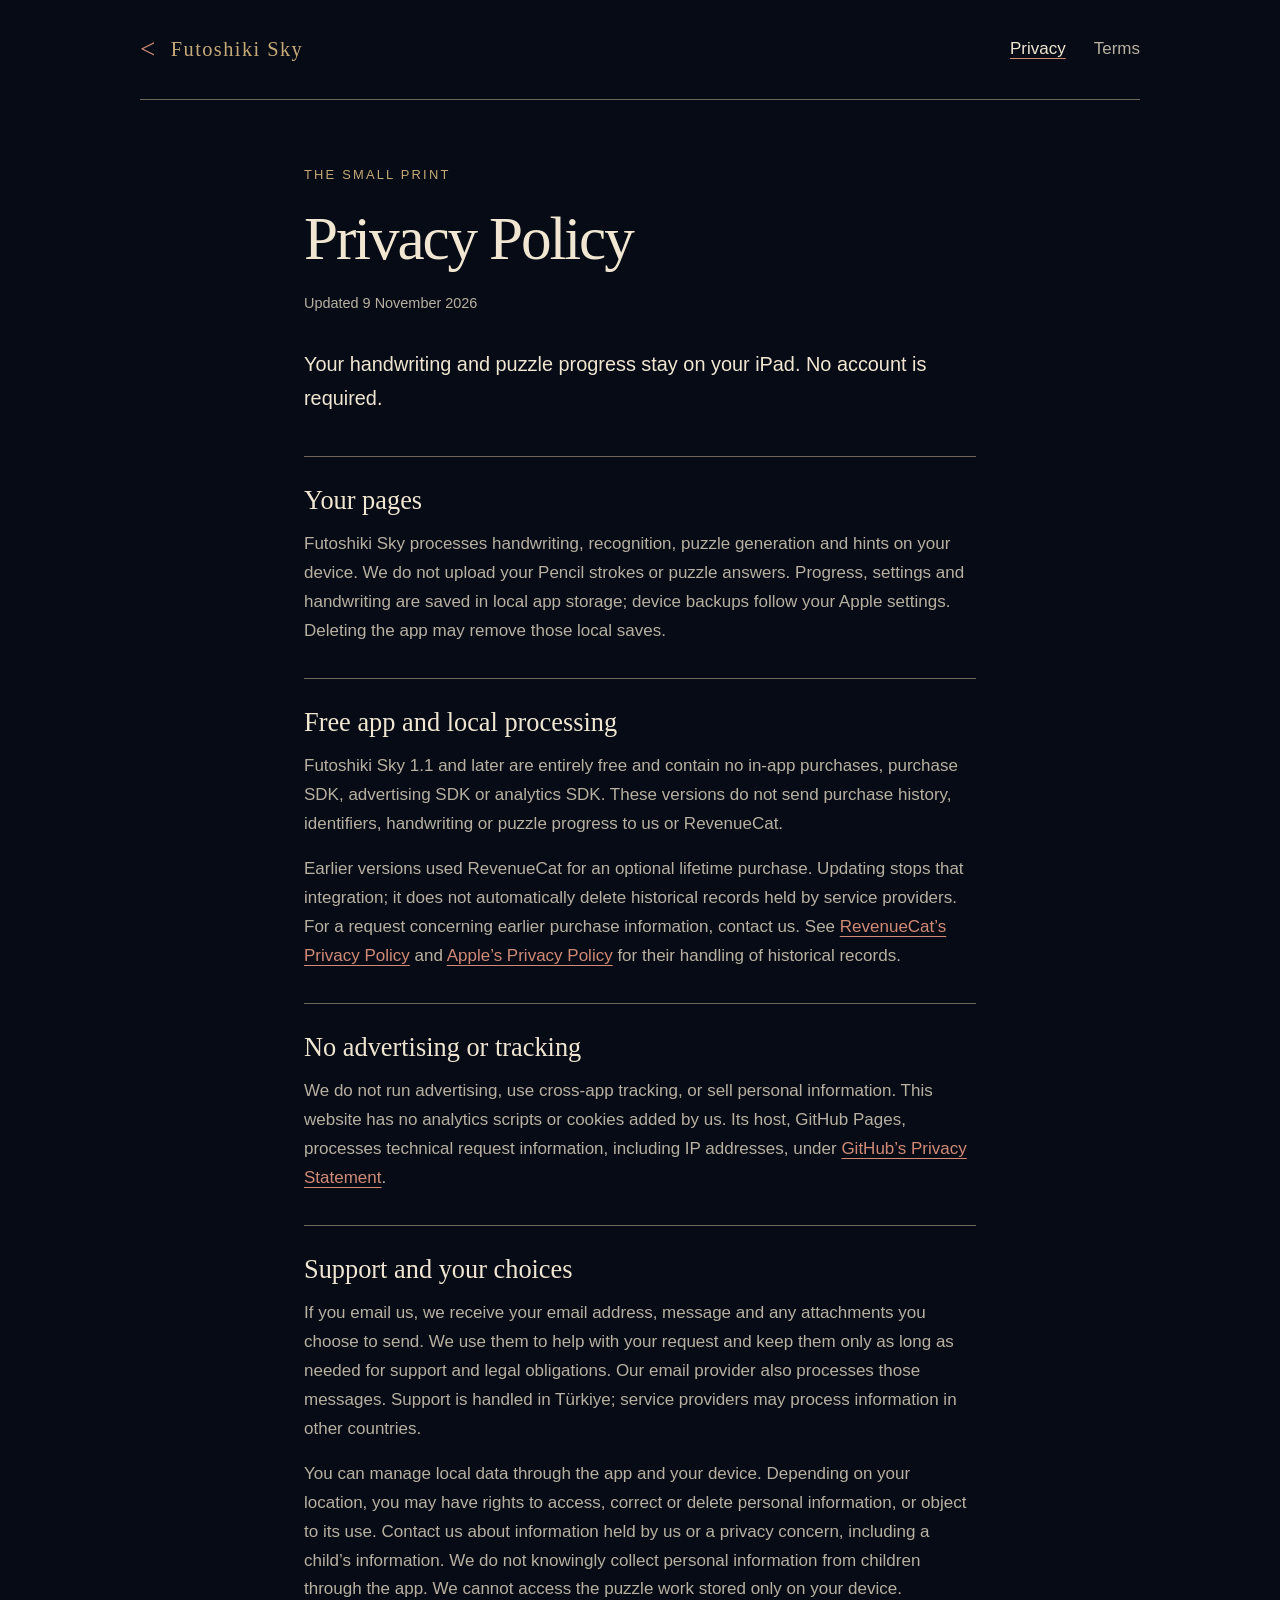
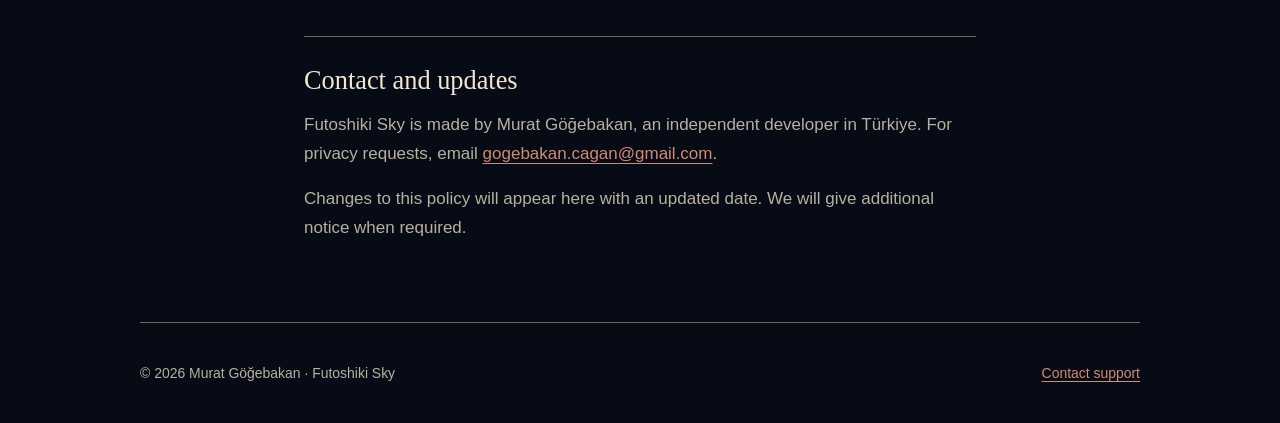
<file: privacy.html>
<!doctype html>
<html lang="en">
<head>
  <meta charset="utf-8">
  <meta name="viewport" content="width=device-width, initial-scale=1">
  <meta name="theme-color" content="#070b15">
  <meta name="description" content="Privacy Policy for Futoshiki Sky, the handwritten sky-themed puzzle game for iPad.">
  <title>Privacy Policy — Futoshiki Sky</title>
  <link rel="canonical" href="https://muratcagangogebakan.github.io/futoshiki-ink-legal/privacy.html">
  <link rel="icon" href="assets/app-icon.png">
  <link rel="stylesheet" href="legal.css">
</head>
<body>
  <a class="skip" href="#main">Skip to content</a>
  <header class="site-header">
    <a class="wordmark" href="index.html"><span aria-hidden="true">&lt;</span> Futoshiki Sky</a>
    <nav aria-label="Legal pages"><a href="privacy.html" aria-current="page">Privacy</a><a href="terms.html">Terms</a></nav>
  </header>
  <main id="main">
    <p class="eyebrow">The small print</p>
    <h1>Privacy Policy</h1>
    <p class="date">Updated <time datetime="2026-11-09">9 November 2026</time></p>
    <p class="intro">Your handwriting and puzzle progress stay on your iPad. No account is required.</p>
<section><h2>Your pages</h2><p>Futoshiki Sky processes handwriting, recognition, puzzle generation and hints on your device. We do not upload your Pencil strokes or puzzle answers. Progress, settings and handwriting are saved in local app storage; device backups follow your Apple settings. Deleting the app may remove those local saves.</p></section>
<section><h2>Free app and local processing</h2><p>Futoshiki Sky 1.1 and later are entirely free and contain no in-app purchases, purchase SDK, advertising SDK or analytics SDK. These versions do not send purchase history, identifiers, handwriting or puzzle progress to us or RevenueCat.</p><p>Earlier versions used RevenueCat for an optional lifetime purchase. Updating stops that integration; it does not automatically delete historical records held by service providers. For a request concerning earlier purchase information, contact us. See <a href="https://www.revenuecat.com/privacy-policy">RevenueCat’s Privacy Policy</a> and <a href="https://www.apple.com/legal/privacy/">Apple’s Privacy Policy</a> for their handling of historical records.</p></section>
<section><h2>No advertising or tracking</h2><p>We do not run advertising, use cross-app tracking, or sell personal information. This website has no analytics scripts or cookies added by us. Its host, GitHub Pages, processes technical request information, including IP addresses, under <a href="https://docs.github.com/en/site-policy/privacy-policies/github-general-privacy-statement">GitHub’s Privacy Statement</a>.</p></section>
<section><h2>Support and your choices</h2><p>If you email us, we receive your email address, message and any attachments you choose to send. We use them to help with your request and keep them only as long as needed for support and legal obligations. Our email provider also processes those messages. Support is handled in Türkiye; service providers may process information in other countries.</p><p>You can manage local data through the app and your device. Depending on your location, you may have rights to access, correct or delete personal information, or object to its use. Contact us about information held by us or a privacy concern, including a child’s information. We do not knowingly collect personal information from children through the app. We cannot access the puzzle work stored only on your device.</p></section>
<section><h2>Contact and updates</h2><p>Futoshiki Sky is made by Murat Göğebakan, an independent developer in Türkiye. For privacy requests, email <a href="mailto:gogebakan.cagan@gmail.com">gogebakan.cagan@gmail.com</a>.</p><p>Changes to this policy will appear here with an updated date. We will give additional notice when required.</p></section>
  </main>
  <footer><p>© 2026 Murat Göğebakan · Futoshiki Sky</p><a href="support.html">Contact support</a></footer>
</body>
</html>
</file>
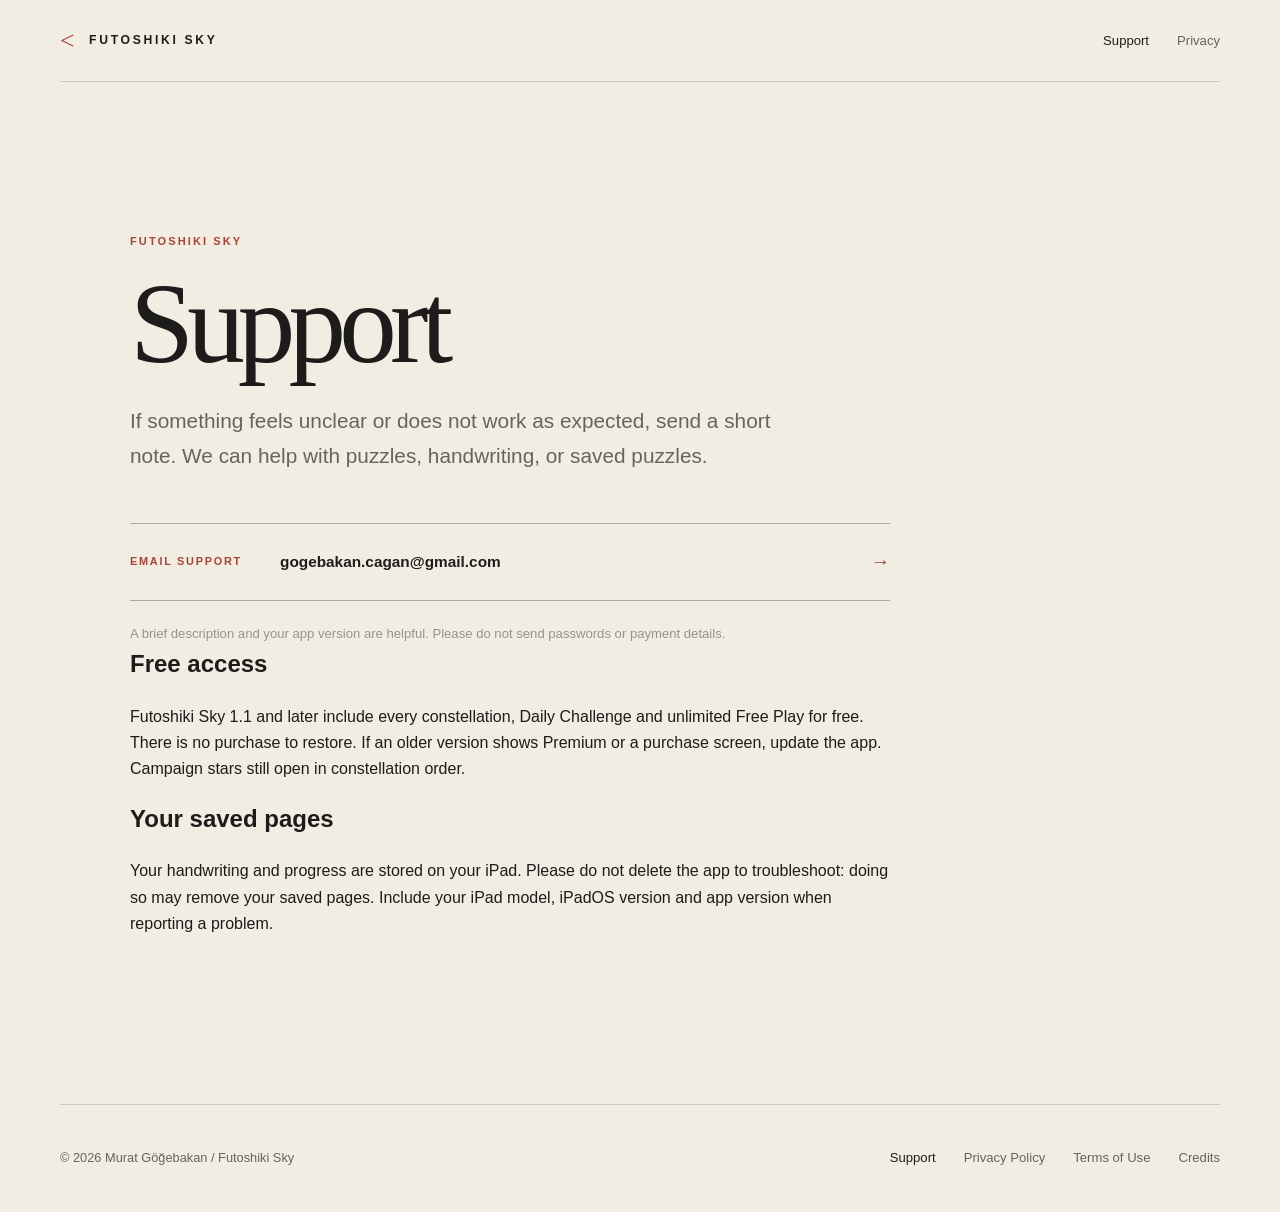
<file: support.html>
<!doctype html>
<html lang="en">
<head>
  <meta charset="utf-8">
  <meta name="viewport" content="width=device-width, initial-scale=1">
  <meta name="theme-color" content="#f1ede3">
  <meta name="description" content="Support for Futoshiki Sky.">
  <meta property="og:type" content="website">
  <meta property="og:title" content="Support — Futoshiki Sky">
  <meta property="og:description" content="Contact support for Futoshiki Sky.">
  <meta property="og:url" content="https://muratcagangogebakan.github.io/futoshiki-ink-legal/support.html">
  <meta property="og:image" content="https://muratcagangogebakan.github.io/futoshiki-ink-legal/assets/app-icon.png">
  <title>Support — Futoshiki Sky</title>
  <link rel="canonical" href="https://muratcagangogebakan.github.io/futoshiki-ink-legal/support.html">
  <link rel="icon" href="assets/app-icon.png">
  <link rel="stylesheet" href="styles.css">
</head>
<body>
  <a class="skip-link" href="#main">Skip to content</a>
  <header class="site-header">
    <a class="wordmark" href="index.html" aria-label="Futoshiki Sky home">
      <span class="mark" aria-hidden="true">&lt;</span>
      <span>Futoshiki Sky</span>
    </a>
    <nav aria-label="Primary navigation">
      <a href="support.html" aria-current="page">Support</a>
      <a href="privacy.html">Privacy</a>
    </nav>
  </header>

  <main id="main" class="support-page">
    <section class="support-brief" aria-labelledby="support-title">
      <p class="eyebrow">Futoshiki Sky</p>
      <h1 id="support-title">Support</h1>
      <p class="support-lede">If something feels unclear or does not work as expected, send a short note. We can help with puzzles, handwriting, or saved puzzles.</p>

      <a class="support-contact" href="mailto:gogebakan.cagan@gmail.com?subject=Futoshiki%20Sky%20Support">
        <span>Email support</span>
        <strong>gogebakan.cagan@gmail.com</strong>
        <span aria-hidden="true">→</span>
      </a>

      <p class="support-note">A brief description and your app version are helpful. Please do not send passwords or payment details.</p>
    <h2>Free access</h2><p>Futoshiki Sky 1.1 and later include every constellation, Daily Challenge and unlimited Free Play for free. There is no purchase to restore. If an older version shows Premium or a purchase screen, update the app. Campaign stars still open in constellation order.</p><h2>Your saved pages</h2><p>Your handwriting and progress are stored on your iPad. Please do not delete the app to troubleshoot: doing so may remove your saved pages. Include your iPad model, iPadOS version and app version when reporting a problem.</p></section>
  </main>

  <footer class="site-footer">
    <p>© 2026 Murat Göğebakan / Futoshiki Sky</p>
    <nav aria-label="Legal navigation">
      <a href="support.html" aria-current="page">Support</a>
      <a href="privacy.html">Privacy Policy</a>
      <a href="terms.html">Terms of Use</a>
      <a href="credits.html">Credits</a>
    </nav>
  </footer>
</body>
</html>
</file>
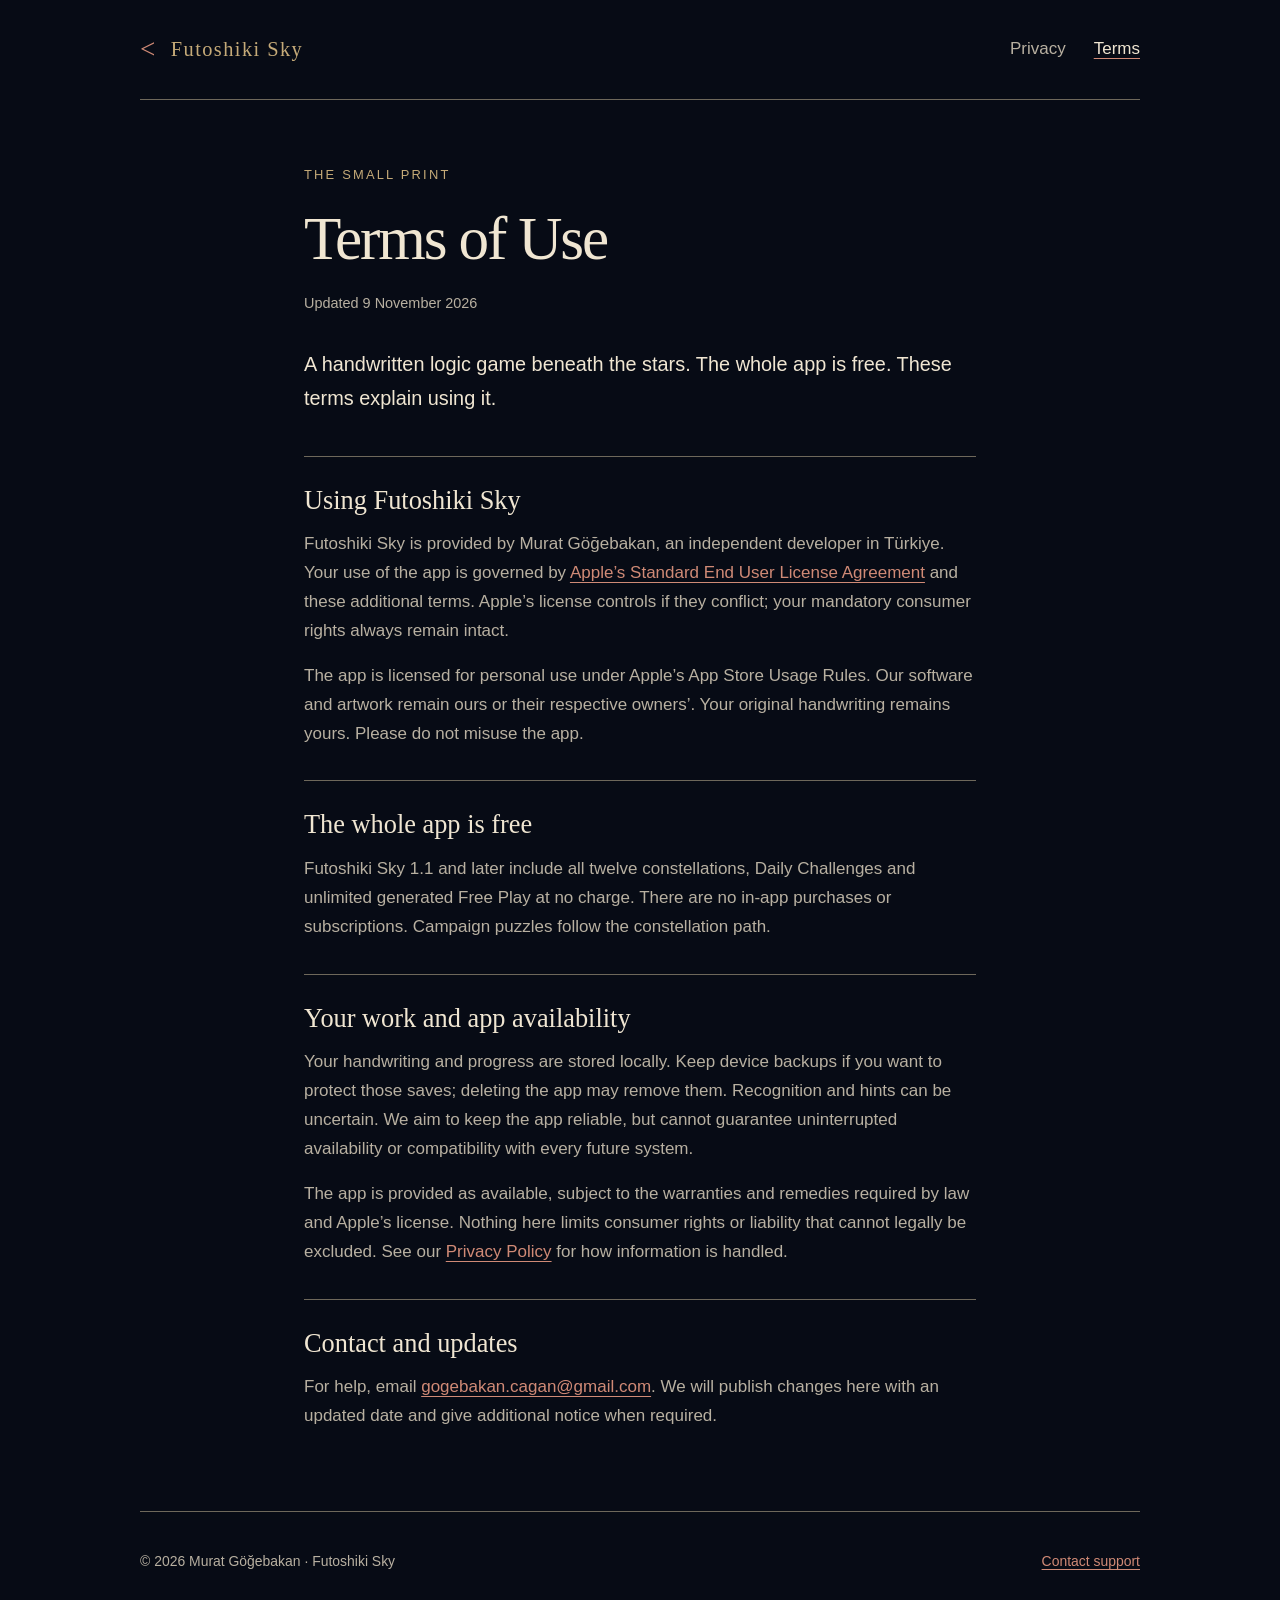
<file: terms.html>
<!doctype html>
<html lang="en">
<head>
  <meta charset="utf-8">
  <meta name="viewport" content="width=device-width, initial-scale=1">
  <meta name="theme-color" content="#070b15">
  <meta name="description" content="Terms of Use for Futoshiki Sky, the handwritten sky-themed puzzle game for iPad.">
  <title>Terms of Use — Futoshiki Sky</title>
  <link rel="canonical" href="https://muratcagangogebakan.github.io/futoshiki-ink-legal/terms.html">
  <link rel="icon" href="assets/app-icon.png">
  <link rel="stylesheet" href="legal.css">
</head>
<body>
  <a class="skip" href="#main">Skip to content</a>
  <header class="site-header">
    <a class="wordmark" href="index.html"><span aria-hidden="true">&lt;</span> Futoshiki Sky</a>
    <nav aria-label="Legal pages"><a href="privacy.html">Privacy</a><a href="terms.html" aria-current="page">Terms</a></nav>
  </header>
  <main id="main">
    <p class="eyebrow">The small print</p>
    <h1>Terms of Use</h1>
    <p class="date">Updated <time datetime="2026-11-09">9 November 2026</time></p>
    <p class="intro">A handwritten logic game beneath the stars. The whole app is free. These terms explain using it.</p>
<section><h2>Using Futoshiki Sky</h2><p>Futoshiki Sky is provided by Murat Göğebakan, an independent developer in Türkiye. Your use of the app is governed by <a href="https://www.apple.com/legal/internet-services/itunes/dev/stdeula/">Apple’s Standard End User License Agreement</a> and these additional terms. Apple’s license controls if they conflict; your mandatory consumer rights always remain intact.</p><p>The app is licensed for personal use under Apple’s App Store Usage Rules. Our software and artwork remain ours or their respective owners’. Your original handwriting remains yours. Please do not misuse the app.</p></section>
<section><h2>The whole app is free</h2><p>Futoshiki Sky 1.1 and later include all twelve constellations, Daily Challenges and unlimited generated Free Play at no charge. There are no in-app purchases or subscriptions. Campaign puzzles follow the constellation path.</p></section>
<section><h2>Your work and app availability</h2><p>Your handwriting and progress are stored locally. Keep device backups if you want to protect those saves; deleting the app may remove them. Recognition and hints can be uncertain. We aim to keep the app reliable, but cannot guarantee uninterrupted availability or compatibility with every future system.</p><p>The app is provided as available, subject to the warranties and remedies required by law and Apple’s license. Nothing here limits consumer rights or liability that cannot legally be excluded. See our <a href="privacy.html">Privacy Policy</a> for how information is handled.</p></section>
<section><h2>Contact and updates</h2><p>For help, email <a href="mailto:gogebakan.cagan@gmail.com">gogebakan.cagan@gmail.com</a>. We will publish changes here with an updated date and give additional notice when required.</p></section>
  </main>
  <footer><p>© 2026 Murat Göğebakan · Futoshiki Sky</p><a href="support.html">Contact support</a></footer>
</body>
</html>
</file>
<file: styles.css>
:root {
  color-scheme: light;
  --paper: #f1ede3;
  --paper-raised: #f7f4ed;
  --ink: #1d1c1a;
  --graphite: #68645c;
  --faint: #999287;
  --rule: rgba(29, 28, 26, 0.17);
  --rule-strong: rgba(29, 28, 26, 0.32);
  --vermilion: #a94435;
  --night: #11110f;
  --night-muted: #aaa398;
  --max-width: 1160px;
  --header-height: 82px;
  font-family: -apple-system, BlinkMacSystemFont, "SF Pro Text", "Helvetica Neue", Arial, sans-serif;
  font-synthesis: none;
}

* {
  box-sizing: border-box;
}

html {
  scroll-behavior: smooth;
}

body {
  margin: 0;
  color: var(--ink);
  background: var(--paper);
  font-size: 16px;
  line-height: 1.65;
  -webkit-font-smoothing: antialiased;
  text-rendering: optimizeLegibility;
}

a {
  color: inherit;
  text-decoration-thickness: 1px;
  text-underline-offset: 0.24em;
}

a:focus-visible,
summary:focus-visible {
  outline: 2px solid var(--vermilion);
  outline-offset: 4px;
}

.skip-link {
  position: fixed;
  left: 16px;
  top: 12px;
  z-index: 20;
  padding: 9px 13px;
  color: var(--paper);
  background: var(--ink);
  transform: translateY(-160%);
}

.skip-link:focus {
  transform: translateY(0);
}

.site-header,
.site-footer,
.hero,
.manifesto,
.principles,
.closing {
  width: min(calc(100% - 48px), var(--max-width));
  margin-inline: auto;
}

.site-header {
  min-height: var(--header-height);
  display: flex;
  align-items: center;
  justify-content: space-between;
  gap: 28px;
  border-bottom: 1px solid var(--rule);
}

.wordmark {
  display: inline-flex;
  align-items: center;
  gap: 12px;
  font-size: 0.76rem;
  font-weight: 680;
  letter-spacing: 0.22em;
  text-decoration: none;
  text-transform: uppercase;
}

.mark {
  color: var(--vermilion);
  font-family: ui-serif, "New York", "Iowan Old Style", Georgia, serif;
  font-size: 1.6rem;
  font-weight: 500;
  line-height: 1;
}

.site-header nav,
.site-footer nav {
  display: flex;
  align-items: center;
  gap: 28px;
}

.site-header nav a,
.site-footer nav a {
  color: var(--graphite);
  font-size: 0.82rem;
  text-decoration: none;
}

.site-header nav a:hover,
.site-footer nav a:hover,
[aria-current="page"] {
  color: var(--ink) !important;
}

h1,
h2,
p {
  margin-top: 0;
}

h1,
h2 {
  text-wrap: balance;
}

.eyebrow,
.section-label,
.section-number {
  margin: 0 0 20px;
  color: var(--vermilion);
  font-size: 0.69rem;
  font-weight: 680;
  letter-spacing: 0.19em;
  text-transform: uppercase;
}

.hero {
  min-height: calc(100svh - var(--header-height));
  display: grid;
  grid-template-columns: minmax(0, 1fr) minmax(340px, 0.64fr);
  align-items: center;
  gap: clamp(56px, 10vw, 132px);
  padding-block: clamp(70px, 9vw, 112px);
}

.hero-copy {
  max-width: 660px;
}

.hero h1 {
  margin-bottom: 30px;
  font-family: ui-serif, "New York", "Iowan Old Style", Georgia, serif;
  font-size: clamp(4rem, 7.8vw, 7.2rem);
  font-weight: 430;
  letter-spacing: -0.06em;
  line-height: 0.91;
}

.lede {
  max-width: 590px;
  margin-bottom: 34px;
  color: var(--graphite);
  font-size: clamp(1.08rem, 1.7vw, 1.28rem);
  line-height: 1.58;
}

.hero-actions {
  display: flex;
  flex-wrap: wrap;
  gap: 10px 28px;
}

.button {
  min-height: 44px;
  display: inline-flex;
  align-items: center;
  justify-content: center;
  gap: 12px;
  padding: 8px 0;
  border-bottom: 1px solid var(--rule-strong);
  font-size: 0.88rem;
  font-weight: 650;
  text-decoration: none;
}

.button-primary {
  color: var(--vermilion);
  border-color: var(--vermilion);
}

.button-secondary {
  color: var(--graphite);
}

.button:hover {
  color: var(--ink);
  border-color: var(--ink);
}

.board-preview {
  width: min(100%, 470px);
  margin: 0 auto;
  padding: 7px 7px 14px;
  color: var(--night-muted);
  background: var(--night);
  border: 1px solid rgba(0, 0, 0, 0.24);
  border-radius: 24px;
  box-shadow: 0 28px 68px rgba(42, 37, 29, 0.22);
}

.board-preview img {
  display: block;
  width: 100%;
  height: auto;
  border-radius: 18px;
}

.board-preview figcaption {
  padding: 12px 10px 0;
  font-size: 0.68rem;
  letter-spacing: 0.15em;
  text-align: center;
  text-transform: uppercase;
}

.manifesto {
  display: grid;
  grid-template-columns: minmax(160px, 0.48fr) minmax(0, 1.52fr);
  gap: clamp(36px, 8vw, 112px);
  padding-block: clamp(100px, 13vw, 168px);
  border-top: 1px solid var(--rule);
}

.manifesto h2 {
  max-width: 850px;
  margin-bottom: 28px;
  font-family: ui-serif, "New York", "Iowan Old Style", Georgia, serif;
  font-size: clamp(2.7rem, 5.4vw, 5.2rem);
  font-weight: 430;
  letter-spacing: -0.05em;
  line-height: 0.99;
}

.manifesto p:last-child {
  max-width: 690px;
  margin-bottom: 0;
  color: var(--graphite);
  font-size: 1.08rem;
}

.principles {
  border-top: 1px solid var(--rule-strong);
  border-bottom: 1px solid var(--rule-strong);
}

.principles article {
  display: grid;
  grid-template-columns: 64px minmax(240px, 0.8fr) minmax(280px, 1fr);
  gap: clamp(24px, 5vw, 72px);
  align-items: baseline;
  padding: clamp(32px, 5vw, 56px) 0;
}

.principles article + article {
  border-top: 1px solid var(--rule);
}

.principles article > span {
  color: var(--vermilion);
  font-size: 0.7rem;
  font-weight: 680;
  letter-spacing: 0.16em;
}

.principles h2 {
  margin-bottom: 0;
  font-family: ui-serif, "New York", "Iowan Old Style", Georgia, serif;
  font-size: clamp(1.85rem, 3.3vw, 3rem);
  font-weight: 450;
  letter-spacing: -0.04em;
  line-height: 1.07;
}

.principles p {
  max-width: 500px;
  margin-bottom: 0;
  color: var(--graphite);
}

.closing {
  margin-block: clamp(88px, 11vw, 144px);
  padding: clamp(48px, 8vw, 92px);
  color: var(--paper);
  background: var(--night);
}

.closing .eyebrow {
  color: #d98677;
}

.closing h2 {
  max-width: 780px;
  margin-bottom: 42px;
  font-family: ui-serif, "New York", "Iowan Old Style", Georgia, serif;
  font-size: clamp(3rem, 6vw, 5.8rem);
  font-weight: 420;
  letter-spacing: -0.055em;
  line-height: 0.96;
}

.closing a {
  color: var(--paper);
  font-size: 0.9rem;
}

.site-footer {
  min-height: 108px;
  display: flex;
  align-items: center;
  justify-content: space-between;
  gap: 32px;
  color: var(--graphite);
  border-top: 1px solid var(--rule);
  font-size: 0.8rem;
}

.site-footer p {
  margin: 0;
}

/* Documents */

.document-page,
.support-page {
  width: min(calc(100% - 48px), 1020px);
  margin-inline: auto;
}

.document-hero {
  padding: clamp(78px, 10vw, 132px) 0 clamp(62px, 8vw, 96px);
  border-bottom: 1px solid var(--rule-strong);
}

.document-hero h1,
.not-found h1 {
  margin-bottom: 28px;
  font-family: ui-serif, "New York", "Iowan Old Style", Georgia, serif;
  font-size: clamp(3.7rem, 8vw, 7rem);
  font-weight: 430;
  letter-spacing: -0.06em;
  line-height: 0.94;
}

.document-intro {
  max-width: 760px;
  margin-bottom: 18px;
  color: var(--graphite);
  font-size: clamp(1.06rem, 1.9vw, 1.27rem);
}

.effective-date {
  margin-bottom: 0;
  color: var(--faint);
  font-size: 0.8rem;
}

.privacy-summary {
  display: grid;
  grid-template-columns: minmax(190px, 0.52fr) minmax(0, 1.48fr);
  gap: clamp(34px, 7vw, 84px);
  margin-top: clamp(62px, 8vw, 92px);
  padding: 34px 0;
  border-top: 1px solid var(--rule-strong);
  border-bottom: 1px solid var(--rule-strong);
}

.privacy-summary h2 {
  margin: 0;
  font-family: ui-serif, "New York", "Iowan Old Style", Georgia, serif;
  font-size: 1.6rem;
  font-weight: 480;
  letter-spacing: -0.03em;
}

.privacy-summary ul {
  display: grid;
  grid-template-columns: repeat(2, 1fr);
  gap: 10px 34px;
  margin: 0;
  padding-left: 1.2em;
  color: var(--graphite);
}

.document-content {
  max-width: 750px;
  margin: 0 auto;
  padding: clamp(76px, 10vw, 128px) 0;
}

.document-content section + section {
  margin-top: 58px;
  padding-top: 58px;
  border-top: 1px solid var(--rule);
}

.document-content h2 {
  margin-bottom: 22px;
  font-family: ui-serif, "New York", "Iowan Old Style", Georgia, serif;
  font-size: clamp(2rem, 4vw, 3.2rem);
  font-weight: 450;
  letter-spacing: -0.04em;
  line-height: 1.07;
}

.document-content h3 {
  margin: 38px 0 12px;
  font-size: 0.96rem;
  font-weight: 700;
}

.document-content p,
.document-content li,
.document-content address {
  color: var(--graphite);
}

.document-content strong {
  color: var(--ink);
}

.document-content a {
  color: var(--vermilion);
}

.document-content ul {
  padding-left: 1.2em;
}

.document-content li + li {
  margin-top: 10px;
}

.document-content address {
  font-style: normal;
}

/* Support */

.support-page {
  min-height: calc(100svh - var(--header-height) - 108px);
  display: flex;
  align-items: center;
}

.support-brief {
  width: min(100%, 760px);
  padding-block: clamp(88px, 12vw, 150px);
}

.support-brief h1 {
  margin-bottom: 28px;
  font-family: ui-serif, "New York", "Iowan Old Style", Georgia, serif;
  font-size: clamp(4rem, 9vw, 7.4rem);
  font-weight: 430;
  letter-spacing: -0.06em;
  line-height: 0.92;
}

.support-lede {
  max-width: 650px;
  margin-bottom: 0;
  color: var(--graphite);
  font-size: clamp(1.08rem, 2vw, 1.3rem);
}

.support-contact {
  display: grid;
  grid-template-columns: 130px minmax(0, 1fr) auto;
  gap: 20px;
  align-items: center;
  margin: 50px 0 22px;
  padding: 22px 0;
  border-top: 1px solid var(--rule-strong);
  border-bottom: 1px solid var(--rule-strong);
  text-decoration: none;
}

.support-contact span:first-child {
  color: var(--vermilion);
  font-size: 0.68rem;
  font-weight: 680;
  letter-spacing: 0.16em;
  text-transform: uppercase;
}

.support-contact strong {
  color: var(--ink);
  font-size: 0.96rem;
  overflow-wrap: anywhere;
}

.support-contact span:last-child {
  color: var(--vermilion);
  font-size: 1.2rem;
}

.support-note {
  max-width: 620px;
  margin-bottom: 0;
  color: var(--faint);
  font-size: 0.82rem;
}

/* Not found */

.not-found {
  min-height: 100svh;
  width: min(calc(100% - 48px), 850px);
  display: flex;
  flex-direction: column;
  justify-content: center;
  margin-inline: auto;
}

.not-found > p:not(.eyebrow) {
  margin-bottom: 30px;
  color: var(--graphite);
  font-size: 1.08rem;
}

.not-found .button {
  align-self: flex-start;
}

@media (max-width: 900px) {
  .hero {
    grid-template-columns: 1fr;
    min-height: auto;
    padding-block: 72px 100px;
  }

  .board-preview {
    width: min(74vw, 470px);
  }

  .manifesto {
    grid-template-columns: 1fr;
  }

  .principles article {
    grid-template-columns: 50px 1fr;
  }

  .principles p {
    grid-column: 2;
  }

}

@media (max-width: 620px) {
  .site-header,
  .site-footer,
  .hero,
  .manifesto,
  .principles,
  .closing,
  .document-page,
  .support-page,
  .not-found {
    width: min(calc(100% - 32px), var(--max-width));
  }

  .site-header {
    min-height: 72px;
  }

  .wordmark {
    letter-spacing: 0.14em;
  }

  .site-header nav {
    gap: 16px;
  }

  .site-header nav a:first-child {
    display: none;
  }

  .hero h1 {
    font-size: clamp(3.6rem, 17vw, 5rem);
  }

  .board-preview {
    width: min(90vw, 430px);
  }

  .manifesto {
    padding-block: 94px;
  }

  .principles article {
    grid-template-columns: 1fr;
    gap: 12px;
  }

  .principles p {
    grid-column: 1;
  }

  .closing {
    padding: 42px 28px;
  }

  .site-footer {
    align-items: flex-start;
    flex-direction: column;
  }

  .site-footer {
    justify-content: center;
    padding-block: 28px;
  }

  .site-footer nav {
    flex-wrap: wrap;
    gap: 12px 20px;
  }

  .privacy-summary,
  .privacy-summary ul {
    grid-template-columns: 1fr;
  }

  .support-page {
    min-height: auto;
  }

  .support-contact {
    grid-template-columns: 1fr auto;
  }

  .support-contact strong {
    grid-column: 1 / -1;
    grid-row: 2;
  }

  .support-contact span:last-child {
    grid-column: 2;
    grid-row: 1;
  }
}

@media (prefers-reduced-motion: reduce) {
  html {
    scroll-behavior: auto;
  }
}
</file>
<file: legal.css>
/* Spitzkoppe Night roles from ThemeColorPolicy.swift. No web dependencies. */
:root {
  color-scheme: dark;
  --night: #070b15;
  --ivory: #f0e6d2;
  --graphite: #b8b0a1;
  --brass: #c5aa78;
  --rule: #6e685b;
  --action: #d08a76;
  --vermilion: #b55943;
  font-family: -apple-system, BlinkMacSystemFont, "Segoe UI", sans-serif;
  font-size: 17px;
  line-height: 1.7;
  background: var(--night);
  color: var(--ivory);
}
* { box-sizing: border-box; }
body { margin: 0; }
a { color: var(--action); text-underline-offset: .25em; text-decoration-thickness: 1px; }
a:hover { color: var(--ivory); }
a:focus-visible { outline: 2px solid var(--action); outline-offset: 5px; border-radius: 2px; }
.site-header, footer { width: min(100% - 48px, 1000px); margin-inline: auto; }
.site-header { display: flex; justify-content: space-between; align-items: center; gap: 24px; min-height: 100px; border-bottom: 1px solid var(--rule); }
.wordmark { display: inline-flex; align-items: center; gap: 14px; font-family: ui-serif, "New York", Georgia, serif; font-size: 1.2rem; letter-spacing: .07em; color: var(--brass); text-decoration: none; }
.wordmark span { color: var(--action); font-family: ui-serif, Georgia, serif; font-size: 1.6rem; }
nav { display: flex; gap: 28px; }
nav a, footer a, .wordmark { min-height: 44px; display: inline-flex; align-items: center; }
nav a { color: var(--graphite); text-decoration: none; }
nav a[aria-current] { color: var(--ivory); text-decoration: underline; text-decoration-color: var(--action); }
main { max-width: 720px; margin: 0 auto; padding: 64px 24px 80px; }
.eyebrow { color: var(--brass); text-transform: uppercase; letter-spacing: .17em; font-size: .76rem; margin: 0 0 16px; }
h1, h2 { font-family: ui-serif, "New York", Georgia, serif; font-weight: 400; line-height: 1.2; text-wrap: balance; }
h1 { font-size: clamp(2.4rem, 6vw, 3.6rem); letter-spacing: -.035em; margin: 0 0 16px; }
h2 { font-size: 1.55rem; margin: 0 0 14px; }
.date { color: var(--graphite); font-size: .85rem; margin: 0 0 32px; }
.intro { color: var(--ivory); font-size: 1.17rem; margin: 0 0 40px; }
section { border-top: 1px solid var(--rule); padding-top: 28px; margin-top: 32px; }
p { margin: 0 0 16px; color: var(--graphite); }
section p:last-child { margin-bottom: 0; }
strong { color: var(--ivory); font-weight: 600; }
main a { overflow-wrap: anywhere; }
footer { display: flex; justify-content: space-between; align-items: center; gap: 20px; padding: 28px 0; border-top: 1px solid var(--rule); font-size: .82rem; }
footer p { margin: 0; }
.skip { position: absolute; top: 8px; left: 12px; padding: 10px; background: var(--night); transform: translateY(-160%); }
.skip:focus { transform: none; }
@media (max-width: 560px) {
  .site-header { flex-wrap: wrap; gap: 0; padding-block: 14px; }
  .wordmark { width: 100%; }
  nav { gap: 28px; }
  main { padding-top: 40px; padding-bottom: 52px; }
  footer { flex-direction: column; align-items: flex-start; gap: 8px; }
}

pre { white-space: pre-wrap; overflow-wrap: anywhere; font: inherit; color: var(--graphite); }
summary { min-height: 44px; color: var(--action); cursor: pointer; }
</file>
